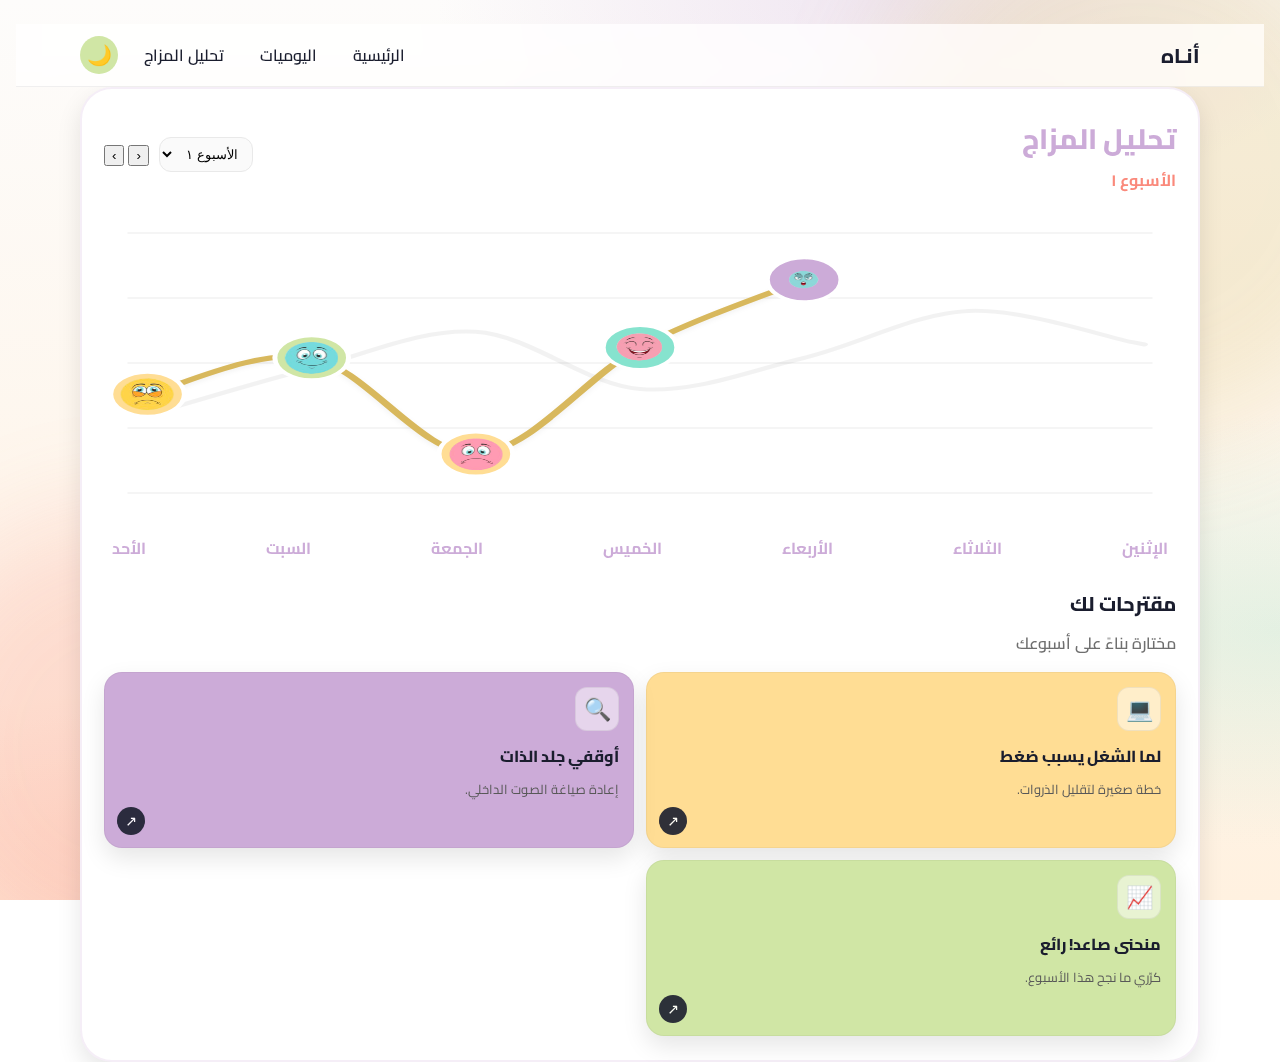
<file: analyze.html>
<!DOCTYPE html>
<html lang="ar" dir="rtl">
<head>
  <meta charset="UTF-8" />
  <meta name="viewport" content="width=device-width, initial-scale=1" />
  <title>تحليل المزاج — أناه</title>
  <link rel="stylesheet" href="styles.css" />
  <link href="https://fonts.googleapis.com/css2?family=Cairo:wght@400;600;800&display=swap" rel="stylesheet" />
</head>
<body class="analyze">

  <!-- التنقل-->
    
<!-- GLOBAL HEADER (one copy for every page) -->
<header class="site-header">
  <nav class="nav container">
    <a class="brand" href="wlecomePage.html">أنـاه</a>

    <ul class="nav-links">
      <!-- main app pages -->
      <li><a href="home.html"     class="">الرئيسية</a></li>
      <li><a href="journal.html"  class="">اليوميات</a></li>
      <li><a href="analyze.html"  class="">تحليل المزاج</a></li>
      <li>
        <button class="theme-toggle" aria-label="تبديل السمة" onclick="toggleTheme()">🌙</button>
      </li>
    </ul>
  </nav>
</header>
  <!-- باقي صفحة تحليل المزاج -->





  <section class="card" id="card" aria-label="تحليل المزاج">
    <div class="header">
      <div class="title">
        <h1>تحليل المزاج</h1>
        <div class="subtitle" id="sub">هذا الأسبوع</div>
      </div>

      <div class="controls">
        <label class="sr-only" for="weekSelect">اختيار الأسبوع</label>
        <select id="weekSelect" title="اختيار الأسبوع"></select>
        <div class="week-nav" aria-hidden="true">
          <button id="prev" title="الأسبوع السابق" aria-label="الأسبوع السابق">‹</button>
          <button id="next" title="الأسبوع التالي" aria-label="الأسبوع التالي">›</button>
        </div>
      </div>
    </div>

    <div class="plot">
      <div id="tooltip" class="tooltip"></div>
      <svg id="chart" viewBox="0 0 640 320" preserveAspectRatio="none"
           role="img" aria-label="منحنى المزاج الأسبوعي مع مؤشرات الوجوه">
        <g class="grid" id="grid"></g>
        <path class="ghost" id="ghost-path" d=""></path>
        <path class="line" id="main-path" d=""></path>
        <g id="points"></g>
      </svg>
    </div>

    <div class="label-row" id="days"></div>

    <!-- التوصيات -->
    <section class="reco-wrap" aria-labelledby="recoTitle">
      <div class="reco-header">
        <h2 id="recoTitle">مقترحات لك</h2>
        <p class="reco-sub">مختارة بناءً على أسبوعك</p>
      </div>
      <div id="recoGrid" class="reco-grid" role="list"></div>
    </section>
  </section>
<div class="bg-blobs" aria-hidden="true">
  <span class="blob mint"></span>
  <span class="blob peach"></span>
  <span class="blob purple"></span>
</div>
  <script src="analyze.js"></script>
</body>


</html>
</file>
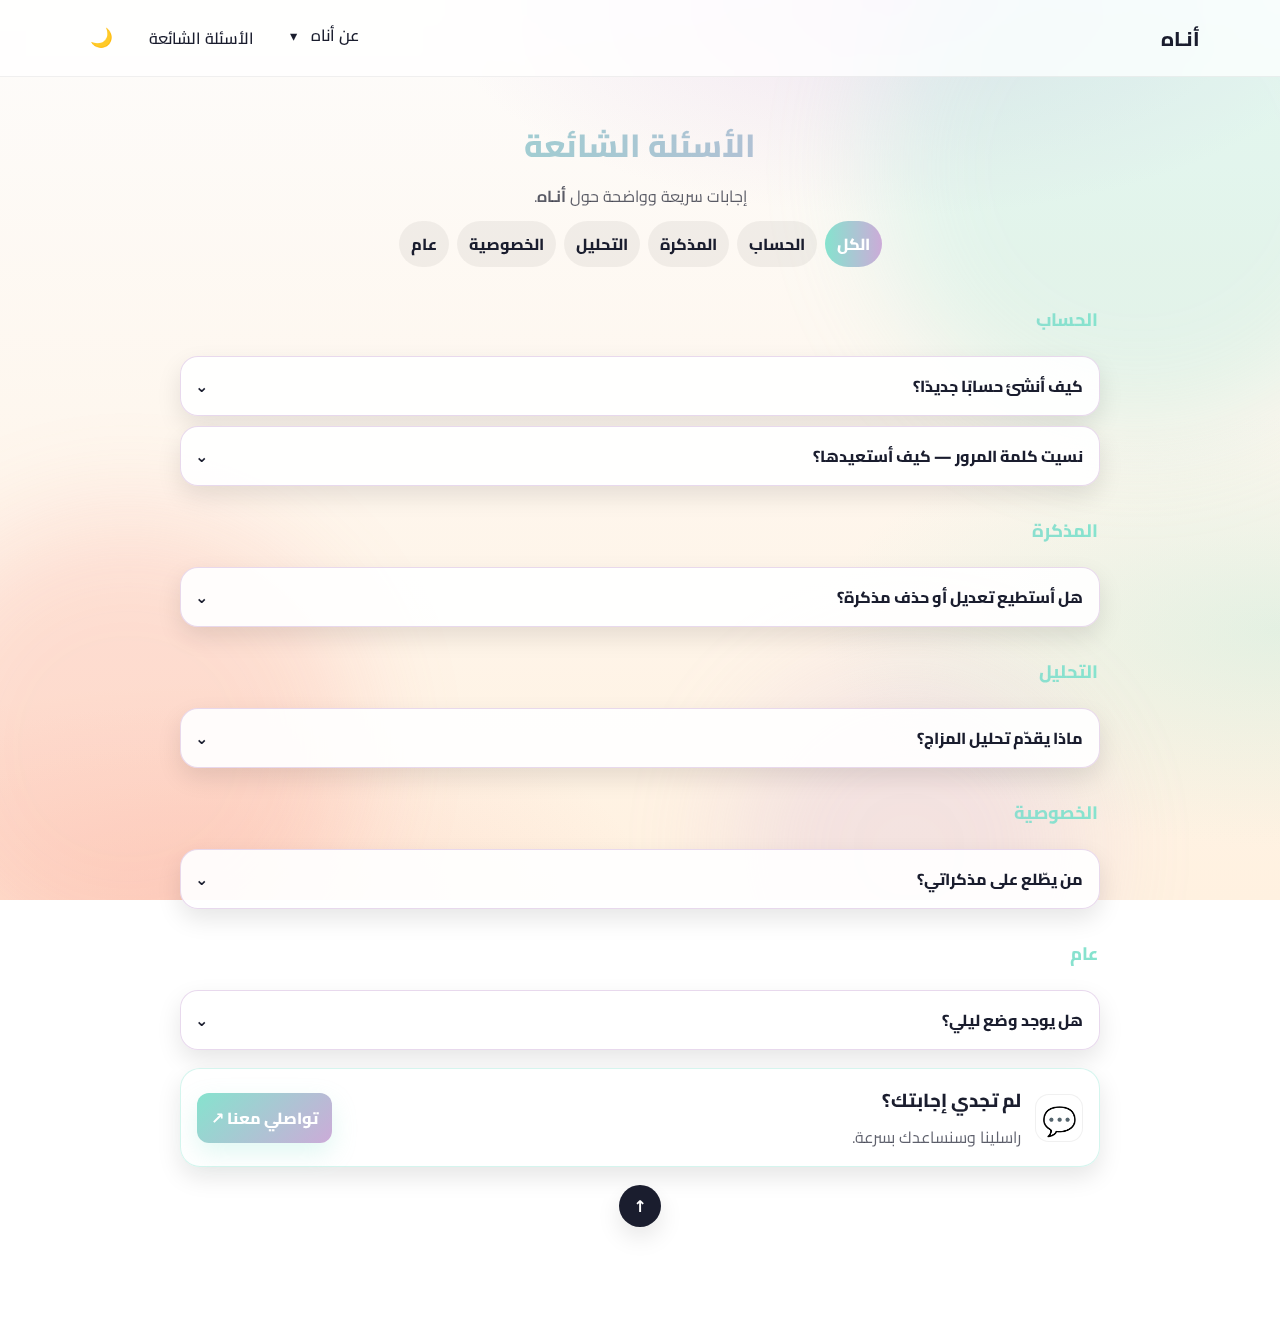
<file: faq.html>
<!doctype html>
<html lang="ar" dir="rtl">
  <head>
    <meta charset="utf-8" />
    <meta name="viewport" content="width=device-width, initial-scale=1" />
    <title>أنـاه | الأسئلة الشائعة</title>
    <link rel="stylesheet" href="styles.css" />
    <link href="https://fonts.googleapis.com/css2?family=Cairo:wght@400;600;800&display=swap" rel="stylesheet" />
  </head>

  <body class="page-faq">
    <!-- Header (simple) -->
    <header class="site-header">
      <nav class="nav container">
        <a class="brand" href="index.html">أنـاه</a>

        <ul class="nav-links">
          <li class="dropdown">
            <a href="#" aria-haspopup="true" aria-expanded="false">عن أناه </a>
            <ul class="dropdown-content">
              <li>
                <a href="mission.html">
                  مهمتنا
                  <img class="ico" src="images/target.png" alt="" />
                </a>
              </li>

              <li>
                <a href="team.html">
                  فريقنا
                  <img class="ico" src="images/team.png" alt="" />
                </a>
              </li>

              <li>
                <a href="story.html">
                  قصتنا
                  <img class="ico" src="images/story.png" alt="" />
                </a>
              </li>
            </ul>
          </li>
          <li><a href="faq.html">الأسئلة الشائعة</a></li>
          <li>
            <button
              class="theme-toggle"
              aria-label="تبديل السمة"
              onclick="toggleTheme()"
            >
              🌙
            </button>
          </li>
        </ul>
      </nav>
    </header>


    <main class="faq container" id="top">
      <!-- Hero -->
      <section class="faq-hero">
        <h1>الأسئلة الشائعة</h1>
        <p>إجابات سريعة وواضحة حول <strong>أنـاه</strong>.</p>

        <nav class="faq-chips" aria-label="فئات الأسئلة">
          <a class="chip active" href="#cat-all">الكل</a>
          <a class="chip" href="#cat-account">الحساب</a>
          <a class="chip" href="#cat-journal">المذكرة</a>
          <a class="chip" href="#cat-analyze">التحليل</a>
          <a class="chip" href="#cat-privacy">الخصوصية</a>
          <a class="chip" href="#cat-general">عام</a>
        </nav>
      </section>

      <!-- FAQ list -->
      <section id="cat-all" class="faq-list">
        <h2 class="visually-hidden">كل الأسئلة</h2>

        <h3 id="cat-account" class="faq-sec-title">الحساب</h3>
        <details class="faq-item">
          <summary class="faq-q">كيف أنشئ حسابًا جديدًا؟</summary>
          <div class="faq-a">من صفحة التسجيل املئي البيانات الأساسية ثم اضغطي “إنشاء الحساب”.</div>
        </details>
        <details class="faq-item">
          <summary class="faq-q">نسيت كلمة المرور — كيف أستعيدها؟</summary>
          <div class="faq-a">من شاشة الدخول اضغطي “نسيت كلمة المرور” وستصلك رسالة لإعادة التعيين.</div>
        </details>

        <h3 id="cat-journal" class="faq-sec-title">المذكرة</h3>
        <details class="faq-item">
          <summary class="faq-q">هل أستطيع تعديل أو حذف مذكرة؟</summary>
          <div class="faq-a">نعم، من “كل المذكرات” اختاري المذكرة ثم تعديل أو حذف.</div>
        </details>

        <h3 id="cat-analyze" class="faq-sec-title">التحليل</h3>
        <details class="faq-item">
          <summary class="faq-q">ماذا يقدّم تحليل المزاج؟</summary>
          <div class="faq-a">منحنى أسبوعي مع توصيات عملية مبنية على نمطك.</div>
        </details>

        <h3 id="cat-privacy" class="faq-sec-title">الخصوصية</h3>
        <details class="faq-item">
          <summary class="faq-q">من يطّلع على مذكراتي؟</summary>
          <div class="faq-a">لا أحد. تحفظ بشكل آمن، ويستخدم التحليل بشكل تجميعي مجهول.</div>
        </details>

        <h3 id="cat-general" class="faq-sec-title">عام</h3>
        <details class="faq-item">
          <summary class="faq-q">هل يوجد وضع ليلي؟</summary>
          <div class="faq-a">نعم، من زر القمر في الشريط العلوي.</div>
        </details>
      </section>

      <!-- Help card -->
      <section class="faq-help">
        <div class="help-card">
          <div class="help-icon">💬</div>
          <div class="help-text">
            <h3>لم تجدي إجابتك؟</h3>
            <p>راسلينا وسنساعدك بسرعة.</p>
          </div>
          <a class="help-btn" href="mailto:support@anah.app">تواصلي معنا ↗</a>
        </div>
      </section>

      <p class="to-top-wrap"><a class="to-top" href="#top" aria-label="العودة للأعلى">↑</a></p>
    </main>

    <!-- Blobs background -->
    <div class="bg-blobs" aria-hidden="true">
      <span class="blob mint"></span>
      <span class="blob peach"></span>
      <span class="blob purple"></span>
    </div>
  </body>
</html>
</file>
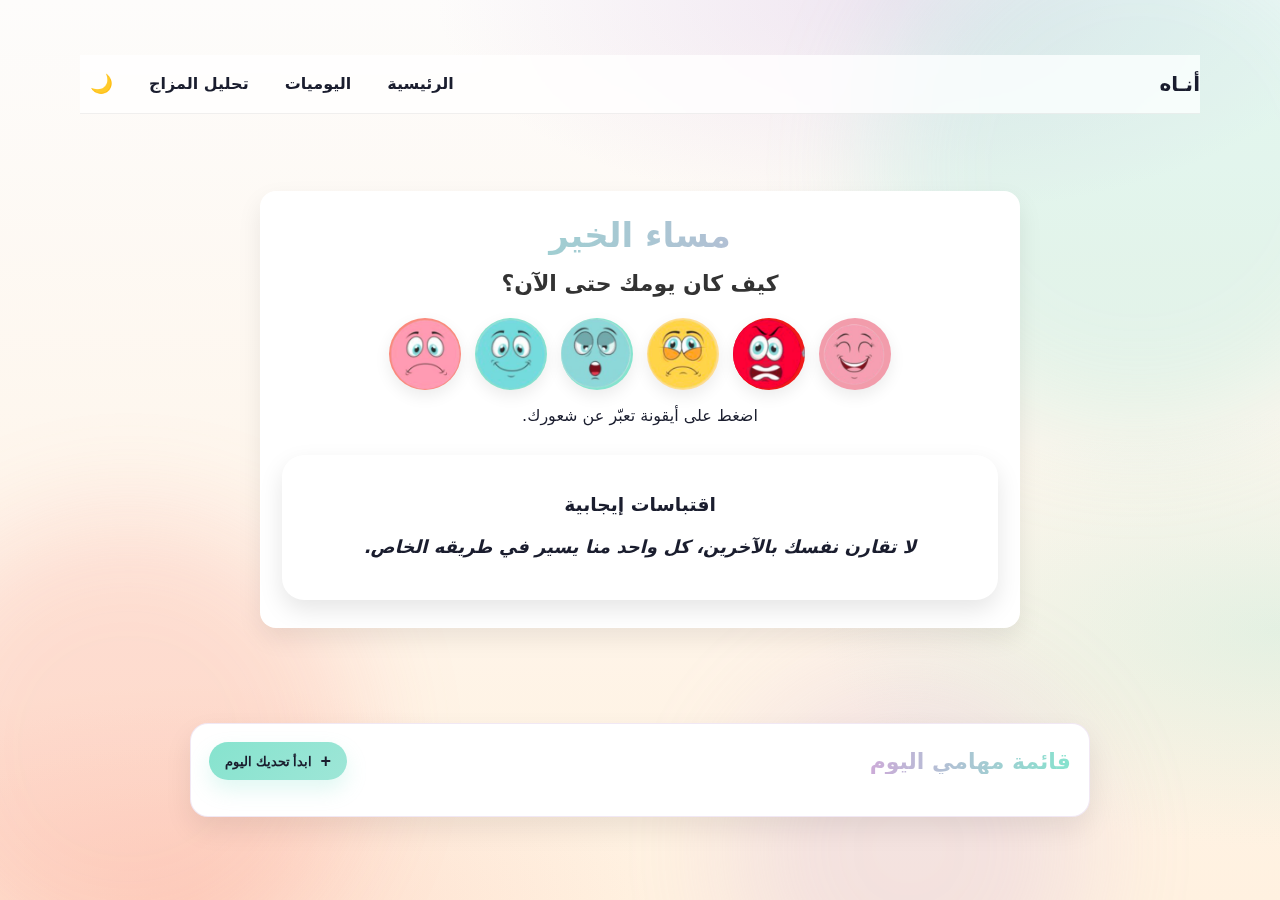
<file: home.html>
<!doctype html>
<html lang="ar" dir="rtl">
  <head>
    <meta charset="utf-8" />
    <meta name="viewport" content="width=device-width, initial-scale=1" />
    <title>أنـاه | الصفحة الرئيسية</title>
    <link rel="stylesheet" href="styles.css" />
    <!-- (اختياري) AOS إن كنتِ تستخدمينه في الصفحة -->
    <link href="https://cdn.jsdelivr.net/npm/aos@2.3.4/dist/aos.css" rel="stylesheet">


  </head>

  <body class="page-home">

    <!-- التنقل-->
    <!-- شريط التابات العام -->
<!-- GLOBAL HEADER (one copy for every page) -->
<header class="site-header">
  <nav class="nav container">
    <a class="brand" href="wlecomePage.html">أنـاه</a>

    <ul class="nav-links">
      <!-- main app pages -->
      <li><a href="home.html"     class="">الرئيسية</a></li>
      <li><a href="journal.html"  class="">اليوميات</a></li>
      <li><a href="analyze.html"  class="">تحليل المزاج</a></li>

      <!-- about dropdown -->

        <button class="theme-toggle" aria-label="تبديل السمة" onclick="toggleTheme()">🌙</button>
      </li>
    </ul>
  </nav>
</header>
  <!-- باقي محتوى صفحة الجورنال -->





    <div class="home-container">
      <header>
        <h1 id="greeting">صباح الخير</h1>
      </header>

      <main>
        <h2>كيف كان يومك حتى الآن؟</h2>

        <div class="mood-buttons" aria-label="اختر حالتك المزاجية">
          <button class="mood veryhappy"><img src="/images/veryHabby.png" alt="سعيد"></button>
          <button class="mood angry"><img src="/images/Angry.png" alt="غاضب"></button>
          <button class="mood worried"><img src="/images/worried.png" alt="قلق"></button>
          <button class="mood tired"><img src="/images/Tired.png" alt="متعب"></button>
          <button class="mood ok"><img src="/images/Ok.png" alt="لا بأس"></button>
          <button class="mood sad"><img src="/images/Sad.png" alt="حزين"></button>
        </div>

        <p class="hint">اضغط على أيقونة تعبّر عن شعورك.</p>
      </main>
         <!-- إضافة قسم الاقتباسات الإيجابية هنا -->
      <section id="quotes-section" class="quotes-section">
        <h3>اقتباسات إيجابية</h3>
        <p id="quote-display" class="quote-text">...Loading quote</p>
      </section>

    </div>

    <!-- ✅ Daily Checklist (same page) -->
    <section class="tasks-card" aria-labelledby="tasksTitle">
      <div class="tasks-head">
        <h2 id="tasksTitle">قائمة مهامي اليوم</h2>
        <button id="startChallengeBtn" class="creative-button">
          <span class="plus-icon">+</span> ابدأ تحديك اليوم
        </button>
      </div>

      <!-- New task form (hidden by default) -->
      <div id="newTaskContainer" class="task-form" style="display:none;">
        <div class="form-row">
          <label for="taskTime" class="sr-only">الوقت</label>
          <input type="time" id="taskTime" />
          <label for="taskDescription" class="sr-only">وصف المهمة</label>
          <input type="text" id="taskDescription" placeholder="أدخل وصف المهمة" />
        </div>

        <div id="emojiSelector" class="emoji-grid" aria-label="اختر أيقونة">
          <button type="button" class="emoji">☀️</button>
          <button type="button" class="emoji">💧</button>
          <button type="button" class="emoji">🧴</button>
          <button type="button" class="emoji">🕌</button>
          <button type="button" class="emoji">👗</button>
          <button type="button" class="emoji">🎒</button>
          <button type="button" class="emoji">🚌</button>
          <button type="button" class="emoji">📚</button>
          <button type="button" class="emoji">🍎</button>
          <button type="button" class="emoji">⚽️</button>
          <button type="button" class="emoji">💤</button>
          <button type="button" class="emoji">📝</button>
        </div>

        <div class="form-actions">
          <button id="saveTaskBtn" class="save-btn">حفظ المهمة</button>
        </div>
      </div>

      <!-- Tasks list -->
      <div id="taskList" class="task-list" role="list"></div>
    </section>

    <!-- Background blobs -->
    <div class="bg-blobs" aria-hidden="true">
      <span class="blob mint"></span>
      <span class="blob peach"></span>
      <span class="blob purple"></span>
    </div>

    <!-- Scripts -->
    <script src="home.js"></script>
    <script src="chicklist.js"></script>
    <script src="https://cdn.jsdelivr.net/npm/aos@2.3.4/dist/aos.js"></script>
    <script>if (window.AOS) AOS.init();</script>
  </body>
</html>
</file>
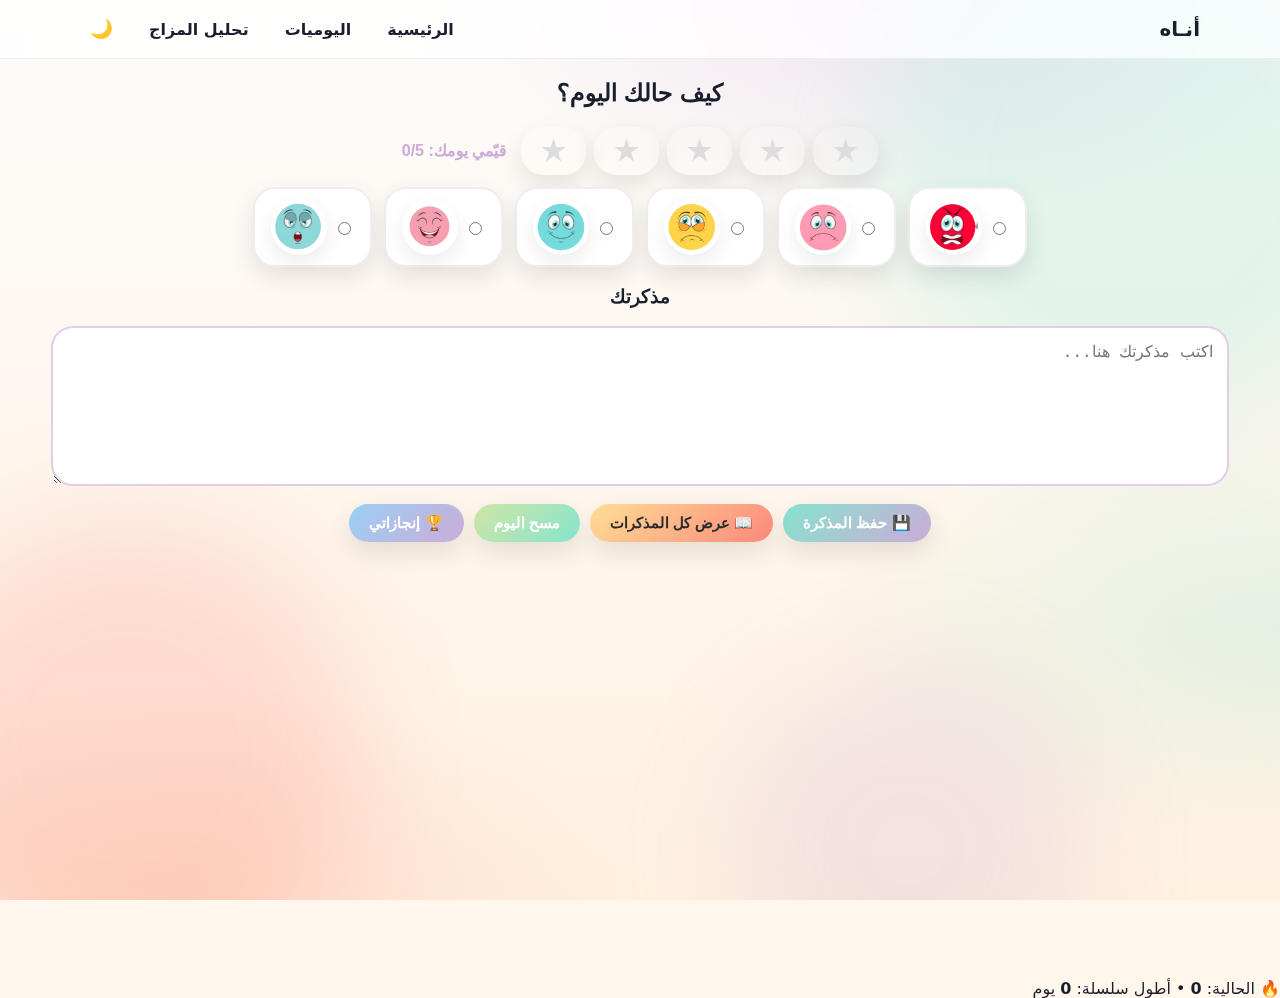
<file: journal.html>
<!DOCTYPE html>
<html lang="ar" dir="rtl">
<head>
  <meta charset="UTF-8" />
  <meta name="viewport" content="width=device-width, initial-scale=1.0"/>
  <title>المذكرة اليومية</title>
  <link rel="stylesheet" href="styles.css" />
</head>
<body>

  <!-- التنقل-->
  
<!-- GLOBAL HEADER (one copy for every page) -->
<header class="site-header">
  <nav class="nav container">
    <a class="brand" href="wlecomePage.html">أنـاه</a>

    <ul class="nav-links">
      <!-- main app pages -->
      <li><a href="home.html"     class="">الرئيسية</a></li>
      <li><a href="journal.html"  class="">اليوميات</a></li>
      <li><a href="analyze.html"  class="">تحليل المزاج</a></li>
      <li>
        <button class="theme-toggle" aria-label="تبديل السمة" onclick="toggleTheme()">🌙</button>
      </li>
    </ul>
  </nav>
</header>
  <!-- Mood + Journal -->
  <main class="page-journal">
    <h2>كيف حالك اليوم؟</h2>
<div class="bg-blobs" aria-hidden="true">
  <span class="blob mint"></span>
  <span class="blob peach"></span>
  <span class="blob purple"></span>
</div>
    <!-- ⭐⭐⭐⭐⭐ تقييم اليوم -->
    <div class="rating" id="rating" aria-label="قيّم يومك من 1 إلى 5">
      <button type="button" data-v="5" aria-label="5 نجوم">★</button>
      <button type="button" data-v="4" aria-label="4 نجوم">★</button>
      <button type="button" data-v="3" aria-label="3 نجوم">★</button>
      <button type="button" data-v="2" aria-label="2 نجمتان">★</button>
      <button type="button" data-v="1" aria-label="نجمة واحدة">★</button>
      <span class="rating-text" id="ratingText">قيّمي يومك: 0/5</span>
    </div>

    <div class="moods" id="moods">
  <label class="m bad">
    <input type="radio" name="mood" value="غاضب">
    <img src="images/Angry.png" alt="غاضب" class="emoji"> 
  </label>

  <label class="m sad">
    <input type="radio" name="mood" value="حزين">
    <img src="images/Sad.png" alt="حزين" class="emoji"> 
  </label>

  <label class="m meh">
    <input type="radio" name="mood" value="قلق">
    <img src="images/worried.png" alt="قلق" class="emoji"> 
  </label>

  <label class="m ok">
    <input type="radio" name="mood" value="لا بأس">
    <img src="images/Ok.png" alt="لا بأس" class="emoji"> 
  </label>

  <label class="m good">
    <input type="radio" name="mood" value="سعيد">
    <img src="images/veryHabby.png" alt="سعيد" class="emoji"> 
  </label>

  <label class="m great">
    <input type="radio" name="mood" value="تعبان">
    <img src="images/Tired.png" alt="تعبان" class="emoji"> 
  </label>
</div>


    <h3>مذكرتك</h3>
    <textarea id="note" placeholder="اكتب مذكرتك هنا..."></textarea>

    <div class="actions">
      <button id="save">💾 حفظ المذكرة</button>
      <button id="showAll">📖 عرض كل المذكرات</button>
      <button type="reset" id="clearToday">مسح اليوم</button>
      <button id="showAchv">🏆 إنجازاتي</button>
    </div>
  </main>

  <!-- All journals list -->
  <section class="card" id="allEntries" hidden>
    <h2>كل المذكرات</h2>
    <div id="entries"></div>
  </section>

  <!-- 🏆 Achievements -->
  <section class="card" id="achievements" hidden>
    <h2>الإنجازات</h2>
    <div id="achvList" class="achv-list"></div>
  </section>

  <!-- Streak -->
  <section class="streak card">
    <div>🔥 الحالية: <b id="curStreak">0</b> • أطول سلسلة: <b id="bestStreak">0</b> يوم</div>
  </section>
<div class="bg-blobs" aria-hidden="true">
  <span class="blob mint"></span>
  <span class="blob peach"></span>
  <span class="blob purple"></span>
</div>

  <script src="journal.js"></script>
</body>


</html>
</file>
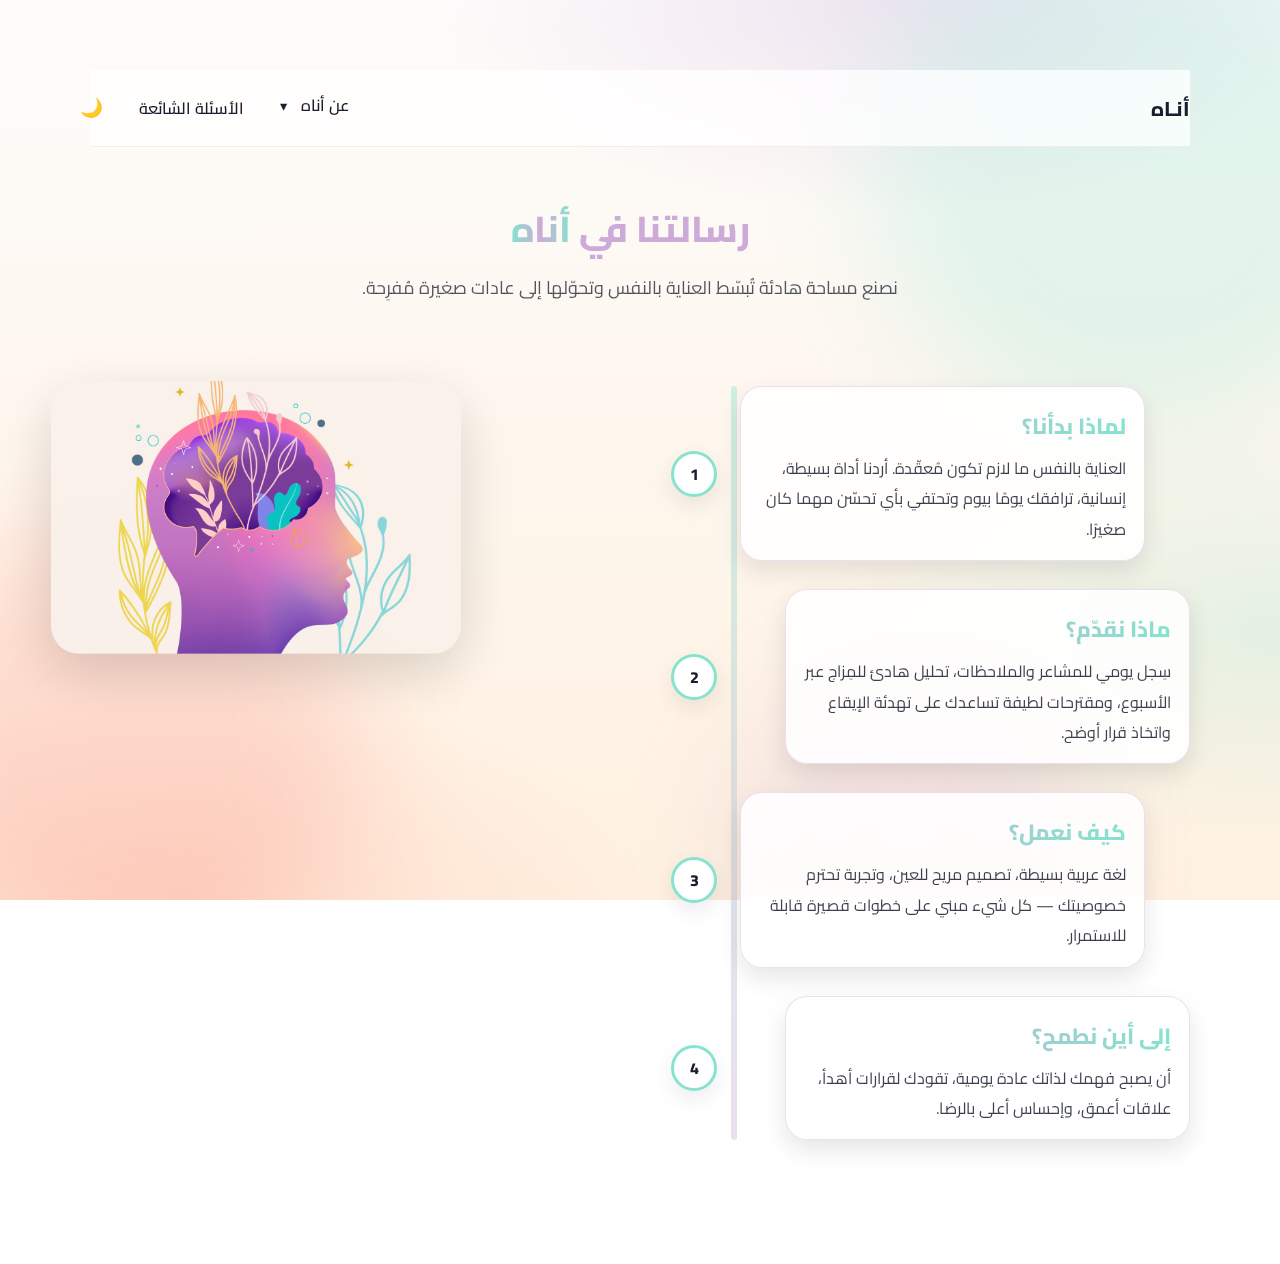
<file: mission.html>
<!doctype html>
<html lang="ar" dir="rtl">
  <head>
    <meta charset="utf-8" />
    <meta name="viewport" content="width=device-width, initial-scale=1" />
    <title>رسالتنا — أناه</title>
    <link rel="stylesheet" href="styles.css" />
    <link href="https://fonts.googleapis.com/css2?family=Cairo:wght@400;600;800&display=swap" rel="stylesheet" />
  </head>

 
  <body class="page-mission timeline-pro">
  
 <!-- GLOBAL HEADER (one copy for every page) -->
<header class="site-header">
  <nav class="nav container">
    <a class="brand" href="wlecomePage.html">أنـاه</a>

    <ul class="nav-links">

      <!-- about dropdown -->
      <li class="dropdown">
        <a href="#" aria-haspopup="true" aria-expanded="false">عن أناه</a>
        <ul class="dropdown-content">
          <li><a href="mission.html">مهمتنا <img class="ico" src="images/target.png" alt=""></a></li>
          <li><a href="team.html">فريقنا <img class="ico" src="images/team.png" alt=""></a></li>
          <li><a href="story.html">قصتنا <img class="ico" src="images/story.png" alt=""></a></li>
        </ul>
      </li>

      <!-- faq + theme -->
      <li><a href="faq.html">الأسئلة الشائعة</a></li>
      <li>
        <button class="theme-toggle" aria-label="تبديل السمة" onclick="toggleTheme()">🌙</button>
      </li>
    </ul>
  </nav>
</header>

    <main class="mission-hero container">
      <h1 class="mission-title">رسالتنا في <span>أناه</span></h1>
      <p class="mission-lead">
        نصنع مساحة هادئة تُبسّط العناية بالنفس وتحوّلها إلى عادات صغيرة مُفرِحة.
      </p>
    </main>

    <!-- Timeline -->
    <section class="timeline-wrap container" aria-label="خطنا ورسالتنا">
      <ol class="timeline">
        <li class="tl-item">
          <article class="tl-card">
            <h3>لماذا بدأنا؟</h3>
            <p>العناية بالنفس ما لازم تكون مُعقّدة. أردنا أداة بسيطة، إنسانية، ترافقك يومًا بيوم وتحتفي بأي تحسّن مهما كان صغيرًا.</p>
          </article>
        </li>

        <li class="tl-item">
          <article class="tl-card">
            <h3>ماذا نقدّم؟</h3>
            <p>سِجل يومي للمشاعر والملاحظات، تحليل هادئ للمِزاج عبر الأسبوع، ومقترحات لطيفة تساعدك على تهدئة الإيقاع واتخاذ قرار أوضح.</p>
          </article>
        </li>

        <li class="tl-item">
          <article class="tl-card">
            <h3>كيف نعمل؟</h3>
            <p>لغة عربية بسيطة، تصميم مريح للعين، وتجربة تحترم خصوصيتك — كل شيء مبني على خطوات قصيرة قابلة للاستمرار.</p>
          </article>
        </li>

        <li class="tl-item">
          <article class="tl-card">
            <h3>إلى أين نطمح؟</h3>
            <p>أن يصبح فهمك لذاتك عادة يومية، تقودك لقرارات أهدأ، علاقات أعمق، وإحساس أعلى بالرضا.</p>
          </article>
        </li>
      </ol>
    </section>

    <!-- نفس خلفية البلوبز الموحدة -->
    <div class="bg-blobs" aria-hidden="true">
      <span class="blob mint"></span>
      <span class="blob peach"></span>
      <span class="blob purple"></span>
    </div>
<!-- Decorative 3D element -->
<!-- 3D cube on the left -->
<div class="mission-3d" aria-hidden="true">
 
  <img src="images/illustration-of-person-with-harmonious-mental-health-1200x800-1.jpg" alt="">
</div>
    
  </body>
</html>
</file>
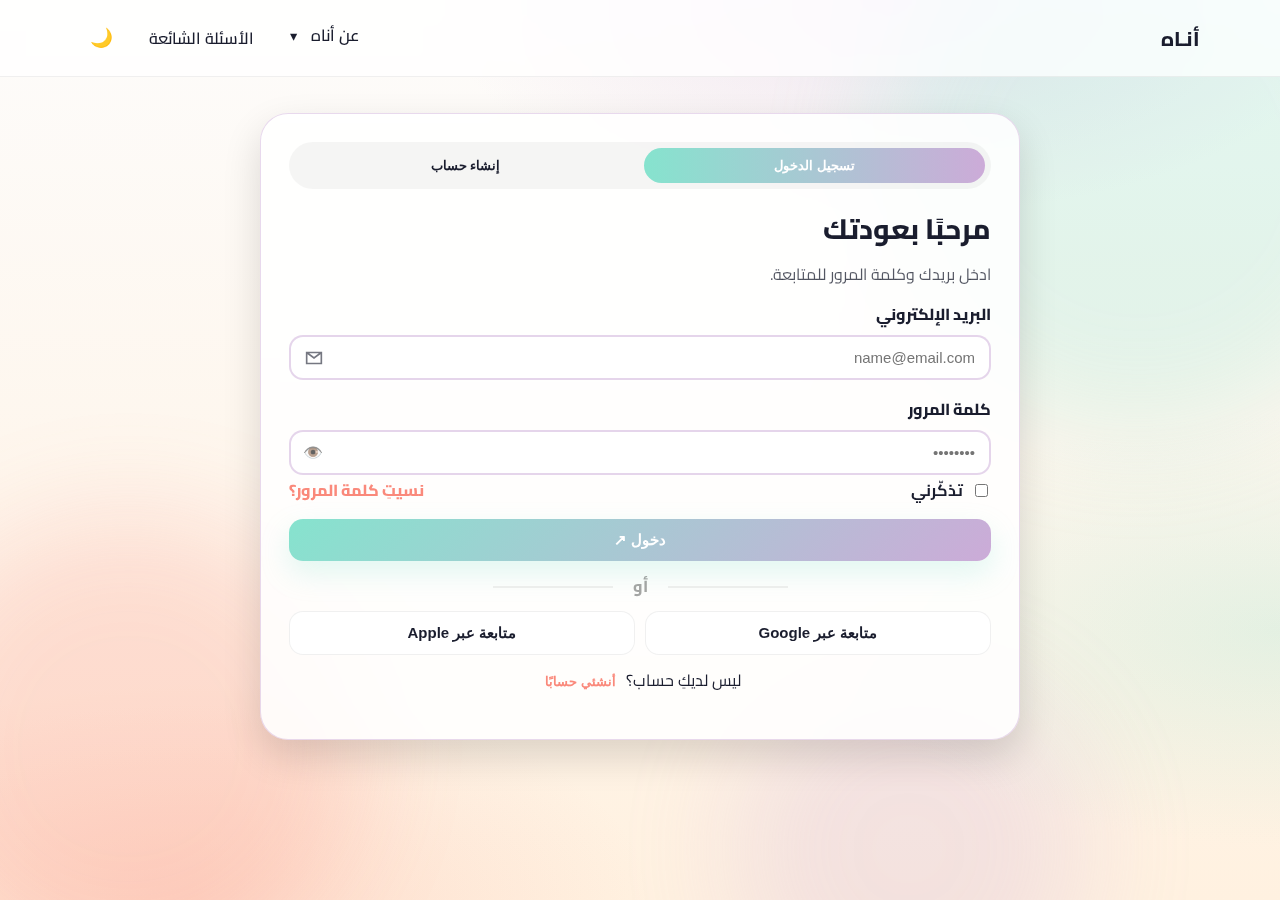
<file: SignOrLogin.html>
<!DOCTYPE html>
<html lang="ar" dir="rtl">
  <head>
    <meta charset="utf-8" />
    <meta name="viewport" content="width=device-width, initial-scale=1" />
    <title>أنـاه | الدخول أو التسجيل</title>
    <link rel="stylesheet" href="styles.css" />
    <link
      href="https://fonts.googleapis.com/css2?family=Cairo:wght@400;600;800&display=swap"
      rel="stylesheet"
    />
  </head>

  <body class="page-auth">
<!-- GLOBAL HEADER (one copy for every page) -->
<header class="site-header">
  <nav class="nav container">
    <a class="brand" href="wlecomePage.html">أنـاه</a>

    <ul class="nav-links">
 

      <!-- about dropdown -->
      <li class="dropdown">
        <a href="#" aria-haspopup="true" aria-expanded="false">عن أناه</a>
        <ul class="dropdown-content">
          <li><a href="mission.html">مهمتنا <img class="ico" src="images/target.png" alt=""></a></li>
          <li><a href="team.html">فريقنا <img class="ico" src="images/team.png" alt=""></a></li>
          <li><a href="story.html">قصتنا <img class="ico" src="images/story.png" alt=""></a></li>
        </ul>
      </li>

      <!-- faq + theme -->
      <li><a href="faq.html">الأسئلة الشائعة</a></li>
      <li>
        <button class="theme-toggle" aria-label="تبديل السمة" onclick="toggleTheme()">🌙</button>
      </li>
    </ul>
  </nav>
</header>

    <!-- Auth Wrapper -->
    <main class="auth">
      <section class="auth-card" aria-label="تسجيل الدخول أو إنشاء حساب">
        <!-- Tabs -->
        <div class="auth-tabs" role="tablist">
          <button
            class="auth-tab active"
            id="tab-login"
            data-target="panel-login"
            role="tab"
            aria-selected="true"
            aria-controls="panel-login"
          >
            تسجيل الدخول
          </button>
          <button
            class="auth-tab"
            id="tab-signup"
            data-target="panel-signup"
            role="tab"
            aria-selected="false"
            aria-controls="panel-signup"
          >
            إنشاء حساب
          </button>
        </div>

        <!-- Panel: Login -->
        <form
          id="panel-login"
          class="auth-panel active"
          role="tabpanel"
          aria-labelledby="tab-login"
          novalidate
        >
          <h1 class="auth-title">مرحبًا بعودتك</h1>
          <p class="auth-sub">ادخل بريدك وكلمة المرور للمتابعة.</p>

          <label class="field">
            <span class="field-label">البريد الإلكتروني</span>
            <span class="input">
              <input
                type="email"
                inputmode="email"
                autocomplete="email"
                placeholder="name@email.com"
                required
              />
              <svg class="ico" viewBox="0 0 24 24" aria-hidden="true">
                <path
                  d="M4 6h16v12H4zM4 6l8 6 8-6"
                  fill="none"
                  stroke="currentColor"
                  stroke-width="1.8"
                />
              </svg>
            </span>
            <span class="msg" data-role="email-msg"></span>
          </label>

          <label class="field">
            <span class="field-label">كلمة المرور</span>
            <span class="input">
              <input
                type="password"
                autocomplete="current-password"
                placeholder="••••••••"
                required
              />
              <button
                class="peek"
                type="button"
                aria-label="إظهار/إخفاء كلمة المرور"
              >
                👁️
              </button>
            </span>
            <div class="row between">
              <label class="tick"><input type="checkbox" /> تذكّرني</label>
              <a class="link" href="#">نسيتِ كلمة المرور؟</a>
            </div>
            <span class="msg" data-role="pass-msg"></span>
          </label>

          <button class="btn-auth primary" type="submit">دخول ↗</button>

          <div class="or"><span>أو</span></div>

          <div class="sso">
            <button type="button" class="btn-auth ghost">
              متابعة عبر Google
            </button>
            <button type="button" class="btn-auth ghost">
              متابعة عبر Apple
            </button>
          </div>

          <p class="swap">
            ليس لديكِ حساب؟
            <button class="swap-btn" type="button" data-swap="signup">
              أنشئي حسابًا
            </button>
          </p>
        </form>

        <!-- Panel: Sign up -->
        <form
          id="panel-signup"
          class="auth-panel"
          role="tabpanel"
          aria-labelledby="tab-signup"
          novalidate
        >
          <h1 class="auth-title">حساب جديد</h1>
          <p class="auth-sub">ابدئي رحلتك مع أناه خلال ثوانٍ.</p>

          <label class="field">
            <span class="field-label">الاسم الكامل</span>
            <span class="input">
              <input
                type="text"
                autocomplete="name"
                placeholder="الاسم كما تحبين ظهوره"
                required
              />
              <svg class="ico" viewBox="0 0 24 24" aria-hidden="true">
                <circle
                  cx="12"
                  cy="8"
                  r="4"
                  fill="none"
                  stroke="currentColor"
                  stroke-width="1.6"
                />
                <path
                  d="M4 20c2.2-3.5 13.8-3.5 16 0"
                  fill="none"
                  stroke="currentColor"
                  stroke-width="1.6"
                />
              </svg>
            </span>
          </label>

          <label class="field">
            <span class="field-label">البريد الإلكتروني</span>
            <span class="input">
              <input
                type="email"
                inputmode="email"
                autocomplete="email"
                placeholder="name@email.com"
                required
              />
              <svg class="ico" viewBox="0 0 24 24" aria-hidden="true">
                <path
                  d="M4 6h16v12H4zM4 6l8 6 8-6"
                  fill="none"
                  stroke="currentColor"
                  stroke-width="1.8"
                />
              </svg>
            </span>
            <span class="msg" data-role="email2-msg"></span>
          </label>

          <label class="field">
            <span class="field-label">كلمة المرور</span>
            <span class="input">
              <input
                id="signup-pass"
                type="password"
                autocomplete="new-password"
                placeholder="••••••••"
                required
              />
              <button
                class="peek"
                type="button"
                aria-label="إظهار/إخفاء كلمة المرور"
              >
                👁️
              </button>
            </span>

            <!-- strength -->
            <div class="strength" aria-hidden="true">
              <span class="bar"></span><span class="bar"></span
              ><span class="bar"></span><span class="bar"></span>
            </div>
            <span class="hint">٨ أحرف على الأقل مع رقم وحرف كبير.</span>
          </label>

          <label class="tick"
            ><input type="checkbox" required /> أوافق على
            <a class="link" href="#">الشروط</a> و<a class="link" href="#"
              >الخصوصية</a
            >.</label
          >

          <button class="btn-auth primary" type="submit">إنشاء الحساب ↗</button>

          <div class="or"><span>أو</span></div>

          <div class="sso">
            <button type="button" class="btn-auth ghost">
              التسجيل عبر Google
            </button>
            <button type="button" class="btn-auth ghost">
              التسجيل عبر Apple
            </button>
          </div>

          <p class="swap">
            لديك حساب؟
            <button class="swap-btn" type="button" data-swap="login">
              سجّلي دخولًا
            </button>
          </p>
        </form>
      </section>
    </main>

    <!-- Shared blobs background -->
    <div class="bg-blobs" aria-hidden="true">
      <span class="blob mint"></span>
      <span class="blob peach"></span>
      <span class="blob purple"></span>
    </div>

    <script>
      // Simple tabs
      const tabs = document.querySelectorAll(".auth-tab");
      const panels = document.querySelectorAll(".auth-panel");
      tabs.forEach((t) => {
        t.addEventListener("click", () => {
          tabs.forEach((b) => {
            b.classList.remove("active");
            b.setAttribute("aria-selected", "false");
          });
          panels.forEach((p) => p.classList.remove("active"));
          t.classList.add("active");
          t.setAttribute("aria-selected", "true");
          document.getElementById(t.dataset.target).classList.add("active");
        });
      });

      // swap links
      document.querySelectorAll(".swap-btn").forEach((btn) => {
        btn.addEventListener("click", () => {
          const target =
            btn.dataset.swap === "signup" ? "tab-signup" : "tab-login";
          document.getElementById(target).click();
          window.scrollTo({ top: 0, behavior: "smooth" });
        });
      });

      // peek password
      document.querySelectorAll(".peek").forEach((btn) => {
        btn.addEventListener("click", () => {
          const input = btn.previousElementSibling;
          input.type = input.type === "password" ? "text" : "password";
        });
      });

      // strength meter
      const pass = document.getElementById("signup-pass");
      if (pass) {
        const bars = document.querySelectorAll(".strength .bar");
        pass.addEventListener("input", () => {
          const v = pass.value.trim();
          let score = 0;
          if (v.length >= 8) score++;
          if (/[A-Zأ-ي]/.test(v)) score++;
          if (/[0-9]/.test(v)) score++;
          if (/[^A-Za-z0-9]/.test(v)) score++;
          bars.forEach((b, i) => b.classList.toggle("on", i < score));
        });
      }

      // very light client validation
      document.querySelectorAll(".auth-panel").forEach((form) => {
        form.addEventListener("submit", (e) => {
          if (!form.checkValidity()) {
            e.preventDefault();
            form.querySelectorAll("input[required]").forEach((inp) => {
              if (!inp.validity.valid) {
                inp
                  .closest(".field")
                  .querySelector(".msg")
                  ?.classList.add("show");
              }
            });
          }
        });
        form.querySelectorAll("input").forEach((inp) => {
          inp.addEventListener("input", () => {
            inp
              .closest(".field")
              .querySelector(".msg")
              ?.classList.remove("show");
          });
        });
      });
    </script>
  </body>
</html>
</file>
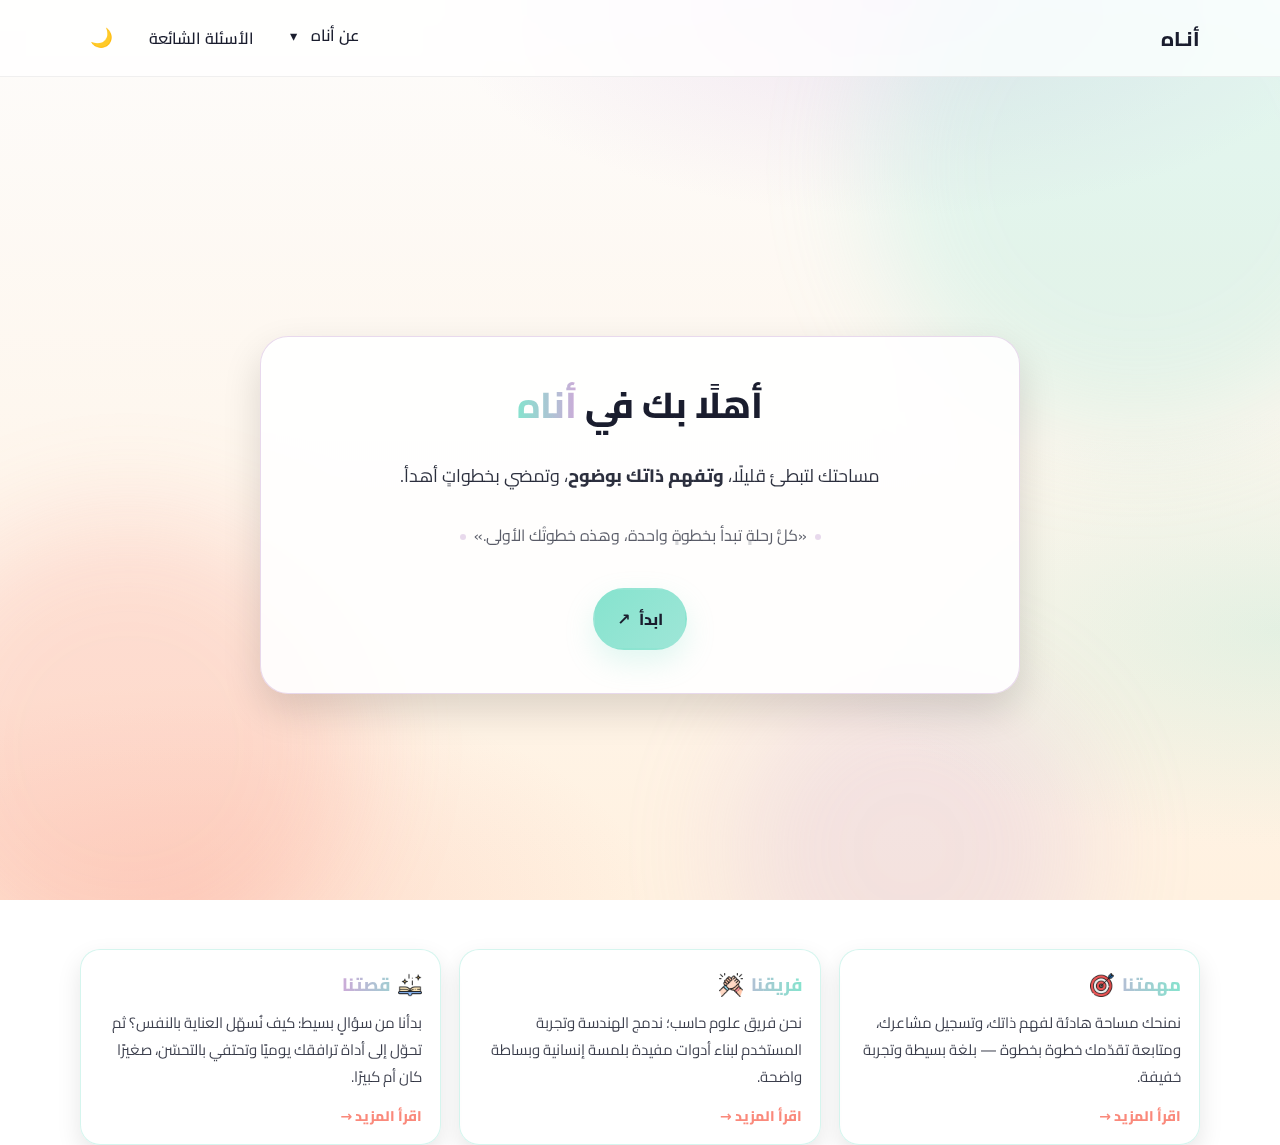
<file: wlecomePage.html>
<!DOCTYPE html>
<html lang="ar" dir="rtl">
  <head>
    <meta charset="utf-8" />
    <meta name="viewport" content="width=device-width, initial-scale=1" />
    <title>أنـاه | مرحبًا</title>

    <link rel="stylesheet" href="styles.css" />
    <link
      href="https://fonts.googleapis.com/css2?family=Cairo:wght@400;600;800&display=swap"
      rel="stylesheet"
    />
  </head>

  <body class="page-welcome">
    <!-- Header -->
   <!-- GLOBAL HEADER (one copy for every page) -->
<header class="site-header">
  <nav class="nav container">
    <a class="brand" href="wlecomePage.html">أنـاه</a>

    <ul class="nav-links">
      <!-- about dropdown -->
      <li class="dropdown">
        <a href="#" aria-haspopup="true" aria-expanded="false">عن أناه</a>
        <ul class="dropdown-content">
          <li><a href="mission.html">مهمتنا <img class="ico" src="images/target.png" alt=""></a></li>
          <li><a href="team.html">فريقنا <img class="ico" src="images/team.png" alt=""></a></li>
          <li><a href="story.html">قصتنا <img class="ico" src="images/story.png" alt=""></a></li>
        </ul>
      </li>

      <!-- faq + theme -->
      <li><a href="faq.html">الأسئلة الشائعة</a></li>
      <li>
        <button class="theme-toggle" aria-label="تبديل السمة" onclick="toggleTheme()">🌙</button>
      </li>
    </ul>
  </nav>
</header>

    <!-- Hero -->
    <main class="hero" id="top">
      <!-- Soft animated blobs -->
      <div class="bg-blobs" aria-hidden="true">
        <span class="blob mint"></span>
        <span class="blob peach"></span>
        <span class="blob purple"></span>
      </div>

      <!-- Glass card -->
      <section class="card container">
        <h1 class="title">أهلًا بك في <span class="brand-mark">أناه</span></h1>

        <p class="tagline">
          مساحتك لتبطئ قليلًا، <strong>وتفهم ذاتك بوضوح</strong>، وتمضي بخطواتٍ
          أهدأ.
        </p>

        <p class="quote">«كلُّ رحلةٍ تبدأ بخطوةٍ واحدة، وهذه خطوتُك الأولى.»</p>

        <div class="actions">
          <a class="btn btn-primary" href="SignOrLogin.html">ابدأ</a>
        </div>
      </section>
    </main>

    <!-- About (teasers with read-more) -->
    <section class="about-teasers container" id="about-teasers">
      <article class="teaser">
        <h3>مهمتنا<img src="images/target.png" alt="" srcset="" /></h3>
        <p>
          نمنحك مساحة هادئة لفهم ذاتك، وتسجيل مشاعرك، ومتابعة تقدّمك خطوة بخطوة
          — بلغة بسيطة وتجربة خفيفة.
        </p>
        <a class="link-more" href="mission.html">اقرأ المزيد →</a>
      </article>

      <article class="teaser">
        <h3>فريقنا<img src="images/team.png" alt="" srcset="" /></h3>
        <p>
          نحن فريق علوم حاسب؛ ندمج الهندسة وتجربة المستخدم لبناء أدوات مفيدة
          بلمسة إنسانية وبساطة واضحة.
        </p>
        <a class="link-more" href="team.html">اقرأ المزيد →</a>
      </article>

      <article class="teaser">
        <h3><img src="images/story.png" alt="" srcset="" />قصتنا</h3>
        <p>
          بدأنا من سؤالٍ بسيط: كيف نُسهّل العناية بالنفس؟ ثم تحوّل إلى أداة
          ترافقك يوميًا وتحتفي بالتحسّن، صغيرًا كان أم كبيرًا.
        </p>
        <a class="link-more" href="story.html">اقرأ المزيد →</a>
      </article>
    </section>

    <script src="welcome.js"></script>
  </body>
</html>
</file>
<file: styles.css>
/* ---------- Shared colors palettes ---------- */
:root {
  --mint: #86e3ce;
  --green: #d0e6a5;
  --yellow: #ffdd94;
  --peach: #fa897b;
  --purple: #ccabd8;
  --text: #1a1d2e;
  --white: #ffffff;
  --bg: linear-gradient(180deg, #fff7ed 0%, #fff1e0 100%);
  --radius-xl: 28px;
  --radius-lg: 22px;
  --shadow-sm: 0 10px 24px rgba(0, 0, 0, 0.1);
  --shadow-md: 0 16px 38px rgba(0, 0, 0, 0.14);
  --t-fast: 120ms;
  --t-med: 220ms;
}

/* ---------- Global reset & helpers ---------- */
* {
  box-sizing: border-box;
}

/* ناف بار */

/* ===== أناه: الناف بار الرئيسي ===== */

/* ===== أناه: الناف بار الرئيسي ===== */

.anah-header {
  position: sticky;
  top: 0;
  z-index: 50;
  background: rgba(255, 255, 255, 0.78);
  backdrop-filter: saturate(160%) blur(10px);
  -webkit-backdrop-filter: saturate(160%) blur(10px);
  border-bottom: 1px solid rgba(0, 0, 0, 0.06);
  /* لا نحتاج padding هنا عشان ما يكبر الهيدر */
}

/* داخل الناف بار */
.anah-header-inner {
  max-width: 1120px;
  margin: 0 auto;
  padding: 12px 24px;
  display: flex;
  align-items: center;
  justify-content: space-between;
}

/* كلمة أناه */
.anah-brand {
  font-size: 20px;
  font-weight: 800;
  color: var(--text);
  text-decoration: none;
  transition: color 0.25s ease;
}

.anah-brand:hover {
  color: var(--mint);
}

/* قائمة الروابط */
.anah-nav-links {
  list-style: none;
  display: flex;
  align-items: center;
  gap: 18px;
  margin: 0;
  padding: 0;              /* شلنا padding 25px عشان يكون مثل الصفحات الثانية */
}

/* رابط واحد */
.anah-nav-link {
  text-decoration: none;
  color: var(--text);
  font-weight: 600;
  font-size: 15px;
  padding: 8px 12px;
  border-radius: 10px;
  transition: all 0.25s ease;
}

/* هوفر */
.anah-nav-link:hover {
  background: rgba(0, 0, 0, 0.06);
}

/* الرابط النشط (الصفحة الحالية) */
.anah-nav-link.active {
  color: var(--mint);
  border-bottom: 2px solid var(--mint);
  font-weight: 700;
}

/* موبايل */
@media (max-width: 700px) {
  .anah-header-inner {
    padding-inline: 16px;
    flex-direction: column;
    align-items: flex-start;
    gap: 8px;
  }

  .anah-nav-links {
    gap: 12px;
    flex-wrap: wrap;
  }

  .anah-nav-link {
    font-size: 14px;
  }
}

/*page take full height*/
html,
body {
  height: 100%;
  margin: 0;
}
body {
  margin: 0;
  font-family: "Cairo", system-ui, -apple-system, Segoe UI, Roboto, Arial,
    sans-serif;
  color: var(--text);
  background: var(--bg);
}
.container {
  width: min(96vw, 1120px);
  margin-inline: auto;
}

/* ===== Global pastel blob background (for all pages) ===== */
.bg-blobs {
  position: fixed;
  inset: 0;
  z-index: -1;
  pointer-events: none;
  overflow: hidden;
}
.bg-blobs .blob {
  position: absolute;
  border-radius: 50%;
  filter: blur(56px);
  opacity: 0.22;
  animation: bg-float 18s linear infinite;
  will-change: transform;
}
.bg-blobs .blob.mint {
  background: var(--mint);
  width: 42vmax;
  height: 42vmax;
  right: -10vmax;
  top: -8vmax;
  animation-duration: 22s;
}
.bg-blobs .blob.peach {
  background: var(--peach);
  width: 36vmax;
  height: 36vmax;
  left: -8vmax;
  bottom: -6vmax;
  animation-duration: 28s;
}
.bg-blobs .blob.purple {
  background: var(--purple);
  width: 28vmax;
  height: 28vmax;
  right: 12vmax;
  bottom: -10vmax;
  animation-duration: 26s;
}
@keyframes bg-float {
  0% {
    transform: translate3d(0, 0, 0) rotate(0deg) scale(1);
  }
  50% {
    transform: translate3d(2vmax, -1vmax, 0) rotate(10deg) scale(1.05);
  }
  100% {
    transform: translate3d(0, 0, 0) rotate(0deg) scale(1);
  }
}
@media (prefers-reduced-motion: reduce) {
  .bg-blobs .blob {
    animation: none;
  }
}
@media (max-width: 560px) {
  .bg-blobs .blob {
    filter: blur(44px);
    opacity: 0.2;
  }
  .bg-blobs .blob.mint {
    width: 60vw;
    height: 60vw;
    right: -20vw;
    top: -12vw;
  }
  .bg-blobs .blob.peach {
    width: 54vw;
    height: 54vw;
    left: -18vw;
    bottom: -10vw;
  }
  .bg-blobs .blob.purple {
    width: 44vw;
    height: 44vw;
    right: 8vw;
    bottom: -16vw;
  }
}

/* ----------  header / navbar (shared) ---------- */
/* Unified site header for ALL pages */
.site-header {
  position: sticky;
  top: 0;
  z-index: 1000;
  background: rgba(255, 255, 255, 0.78);
  backdrop-filter: saturate(160%) blur(10px);
  -webkit-backdrop-filter: saturate(160%) blur(10px);
  border-bottom: 1px solid rgba(0, 0, 0, 0.06);
  transition: box-shadow 200ms ease;
}
.site-header.scrolled {
  box-shadow: 0 8px 20px rgba(0,0,0,0.08);
}

/* Nav row */
.site-header .nav {
  display: flex;
  align-items: center;
  justify-content: space-between;
  padding: 12px 0;
}
.site-header .brand {
  text-decoration: none;
  font-weight: 800;
  font-size: 20px;
  color: var(--text);
}
.site-header .nav-links {
  list-style: none;
  display: flex;
  gap: 16px;
  padding: 0;
  margin: 0;
  align-items: center;
}
.site-header .nav-links a {
  text-decoration: none;
  color: var(--text);
  font-weight: 600;
  padding: 8px 10px;
  border-radius: 10px;
}
.site-header .nav-links a:hover { background: rgba(0,0,0,.06); }

.site-header .theme-toggle {
  background: transparent;
  border: 0;
  font-size: 1.15rem;
  cursor: pointer;
  color: var(--text);
  padding: 6px 10px;
  border-radius: 10px;
}
.site-header .theme-toggle:hover { background: rgba(0,0,0,.06); }
/* Dropdown (click-stable) */
.dropdown {
  position: relative;
  padding-bottom: 6px;
}
.dropdown > a {
  display: inline-flex;
  align-items: center;
  gap: 6px;
}
.dropdown-content {
  list-style: none;
  position: absolute;
  top: 100%;
  right: 0;
  margin-top: 8px;
  min-width: 180px;
  background: #fff;
  border: 1px solid rgba(0, 0, 0, 0.06);
  border-radius: 14px;
  box-shadow: var(--shadow-sm);
  padding: 6px 0;
  display: none;
  z-index: 100;
}
.dropdown:hover .dropdown-content,
.dropdown:focus-within .dropdown-content,
.dropdown.open .dropdown-content {
  display: block;
}
.dropdown-content a {
  display: block;
  padding: 10px 14px;
  border-radius: 8px;
  margin: 0 6px;
  color: var(--text);
}
.dropdown-content a:hover {
  background: rgba(204, 171, 216, 0.15);
}
/* Small icon in dropdown menu items */
.dropdown-content a .icon-sm {
  width: 18px;
  height: 18px;
  margin-left: 8px; /* adjust for RTL */
  opacity: 0.75;
  vertical-align: middle;
}
.dropdown-content a:hover .icon-sm {
  opacity: 1;
}
/* ===== dropdown polish (append-only overrides) ===== */

/* trigger & caret */
.nav .dropdown > a{
  display:inline-flex; align-items:center; gap:8px;
  padding:8px 10px; border-radius:12px;
  transition: background var(--t-fast), color var(--t-fast);
}
.nav .dropdown > a:hover{ background: rgba(0,0,0,.06); }

.dropdown > a::after{
  content:"▾";
  font-size:.9em;
  margin-inline-start:6px;
  transition: transform 160ms ease;
}
.dropdown:hover > a::after,
.dropdown:focus-within > a::after{ transform: rotate(180deg); }

/* panel */
.dropdown-content{
  --panel-bg: rgba(255,255,255,.86);
  --panel-border: rgba(0,0,0,.06);

  margin-top:10px;               /* a bit more air */
  min-width:220px;               /* wider */
  background: var(--panel-bg);   /* glass */
  border:1px solid var(--panel-border);
  border-radius:16px;
  box-shadow:0 14px 36px rgba(0,0,0,.14);
  backdrop-filter: blur(10px);
  -webkit-backdrop-filter: blur(10px);
  padding:8px;
  animation: dd-pop .18s ease-out both;
  transform-origin: top right;
}
@keyframes dd-pop{
  from{ opacity:0; transform: translateY(6px) scale(.98); }
  to  { opacity:1; transform: translateY(0)   scale(1); }
}

/* items */
.dropdown-content a{
  display:flex; align-items:center; justify-content:space-between;
  gap:12px;
  padding:10px 12px;
  border-radius:12px;
  font-weight:700;
  transition: background var(--t-fast), transform var(--t-fast);
}
.dropdown-content a:hover{
  background: linear-gradient(90deg, rgba(204,171,216,.18), rgba(134,227,206,.18));
  transform: translateY(-1px);
}

/* tiny icon on the right of the text */
.dropdown-content a .ico{
  width:18px; height:18px; object-fit:contain;
  opacity:.85; transition: transform var(--t-fast), opacity var(--t-fast);
}
.dropdown-content a:hover .ico{ transform: scale(1.1); opacity:1; }



/* responsive tweak */
@media (max-width:560px){
  .dropdown-content{ min-width:200px; }
  .dropdown-content a{ padding:9px 10px; }
}
/* Icon beside read-more link */
.link-more .icon-link {
  width: 18px;
  height: 18px;
  object-fit: contain;
  margin-left: 6px;
  opacity: 0.85;
  vertical-align: middle;
}
.link-more:hover .icon-link {
  opacity: 1;
}
/* =========================================================
   WELCOME PAGE
   ========================================================= */
.page-welcome {
  color: var(--text);
  background: transparent; /* let the global blobs breathe */
}

/* Hero */
.page-welcome .hero {
  position: relative;
  min-height: calc(100dvh - 64px);
  display: grid;
  place-items: center;
  overflow: hidden;
  padding: clamp(40px, 8vh, 80px) 16px 32px;
  margin-bottom: 30px;
}

/* Card (fixed-height balance) */
.page-welcome .card {
  position: relative;
  width: min(92vw, 760px);
  max-width: 760px;
  max-height: 480px;
  min-height: 320px;
  background: rgba(255, 255, 255, 0.9);
  border: 1.5px solid rgba(204, 171, 216, 0.45);
  border-radius: var(--radius-xl);
  box-shadow: var(--shadow-md);
  text-align: center;
  padding: clamp(24px, 4vw, 34px);
  animation: rise 0.6s ease-out both;
  backdrop-filter: blur(6px);
  display: flex;
  flex-direction: column;
  justify-content: center;
  gap: 12px;
}
@keyframes rise {
  from {
    opacity: 0;
    transform: translateY(18px) scale(0.98);
  }
  to {
    opacity: 1;
    transform: translateY(0) scale(1);
  }
}

.page-welcome .title {
  margin: 0 0 8px;
  font-size: clamp(26px, 5vw, 36px);
  font-weight: 800;
}
.page-welcome .title .brand-mark {
  background: linear-gradient(90deg, var(--mint), var(--purple), var(--mint));
  background-size: 200% 100%;
  -webkit-background-clip: text;
  background-clip: text;
  color: transparent;
  animation: shimmer 6s linear infinite;
}
@keyframes shimmer {
  0% {
    background-position: 0% 50%;
  }
  100% {
    background-position: 200% 50%;
  }
}

.page-welcome .tagline {
  margin: 0 0 8px;
  font-size: clamp(14px, 2.8vw, 18px);
  line-height: 1.9;
  color: rgba(26, 29, 46, 0.92);
}
.page-welcome .tagline strong {
  font-weight: 800;
}

.page-welcome .quote {
  margin: 6px 0 0;
  font-size: clamp(13px, 2.6vw, 16px);
  color: rgba(26, 29, 46, 0.72);
}
.page-welcome .quote::before,
.page-welcome .quote::after {
  content: "";
  display: inline-block;
  width: 6px;
  height: 6px;
  border-radius: 999px;
  background: rgba(204, 171, 216, 0.45);
  margin: 0 8px;
  vertical-align: middle;
}

/* Buttons */
.page-welcome .actions {
  margin-top: clamp(18px, 3vw, 26px);
}
.page-welcome .btn {
  display: inline-block;
  text-decoration: none;
  cursor: pointer;
  border: 0;
  border-radius: 999px;
  font-weight: 800;
  padding: 14px 22px;
  font-size: 16px;
  transition: transform var(--t-fast), box-shadow var(--t-med),
    background var(--t-med), color var(--t-med);
}
.page-welcome .btn:active {
  transform: scale(0.98);
}
.page-welcome .btn-primary {
  background: linear-gradient(135deg, var(--mint), #9ee6d7);
  color: var(--text);
  border: 2px solid transparent;
  box-shadow: 0 12px 28px rgba(134, 227, 206, 0.25);
  position: relative;
  overflow: hidden;
}
.page-welcome .btn-primary::after {
  content: "↗";
  font-weight: 800;
  position: relative;
  margin-inline-start: 0.5rem;
  transition: transform 160ms ease;
}
.page-welcome .btn-primary:hover {
  background: linear-gradient(135deg, var(--peach), #ffb1a6);
  color: #fff;
  box-shadow: 0 18px 40px rgba(250, 137, 123, 0.28);
}
.page-welcome .btn-primary:hover::after {
  transform: translate(-2px, -2px);
}

/* About teasers */
.page-welcome .about-teasers {
  display: grid;
  grid-template-columns: repeat(3, 1fr);
  gap: 18px;
  margin: 36px auto 120px;
}
.page-welcome .teaser {
  background: rgba(255, 255, 255, 0.9);
  border: 1.5px solid rgba(134, 227, 206, 0.35);
  border-radius: 20px;
  box-shadow: var(--shadow-sm);
  padding: 18px 18px 14px;
  transition: transform 160ms ease, box-shadow 200ms ease;
}
.page-welcome .teaser:hover {
  transform: translateY(-4px);
  box-shadow: 0 16px 36px rgba(0, 0, 0, 0.12);
}
.page-welcome .teaser h3 {
  margin: 0 0 8px;
  font-size: 18px;
  font-weight: 800;
  letter-spacing: 0.2px;
  background: linear-gradient(90deg, var(--purple), var(--mint));
  -webkit-background-clip: text;
  background-clip: text;
  color: transparent;
}
.page-welcome .teaser p {
  margin: 0 0 10px;
  line-height: 1.8;
  font-size: 15px;
  color: rgba(26, 29, 46, 0.85);
}
.page-welcome .link-more {
  text-decoration: none;
  font-weight: 800;
  font-size: 14px;
  color: var(--peach);
}
.page-welcome .link-more:hover {
  text-decoration: underline;
}

/* anchor offset (avoid hiding under sticky header) */
.page-welcome :target::before {
  content: "";
  display: block;
  height: 72px;
  margin-top: -72px;
}
/* about-teasers icons inside h3 */
.about-teasers h3 {
  display: inline-flex;
  align-items: center;
  font-size: 18px;
  font-weight: 800;
  gap: 8px; /* spacing between emoji and text */
}
/* Image icons inside teaser titles */
.about-teasers h3 img {
  width: 24px;
  height: 24px;
  object-fit: contain;
  opacity: 0.9;
  transition: transform 0.2s ease, opacity 0.2s ease;
}

/* Hover effect for whole teaser card */
.teaser:hover h3 img {
  transform: scale(1.15);
  opacity: 1;
}
/* Responsive for welcome grid */
@media (max-width: 900px) {
  .page-welcome .about-teasers {
    grid-template-columns: 1fr 1fr;
    gap: 14px;
  }
}
@media (max-width: 560px) {
  .nav {
    padding-inline: 10px;
  }
  .nav-links {
    gap: 10px;
  }
  .dropdown-content {
    right: 0;
  }
  .page-welcome .about-teasers {
    grid-template-columns: 1fr;
  }
}
/* =======================
   AUTH (Sign/Login) – scoped
   ======================= */
.page-auth {
  font-family: "Cairo", system-ui, -apple-system, Segoe UI, Roboto, Arial,
    sans-serif;
  color: var(--text);
  background: transparent; /* we show the global blobs behind */
  min-height: 100vh;
  position: relative;
}

/* place content center-ish with top breathing room */
.page-auth .auth {
  min-height: calc(100vh - 64px);
  display: grid;
  place-items: start center;
  padding: clamp(18px, 4vw, 36px) 16px 48px;
}

/* Glassy card */
.page-auth .auth-card {
  width: min(92vw, 760px);
  background: rgba(255, 255, 255, 0.88);
  border: 1.5px solid rgba(204, 171, 216, 0.45);
  border-radius: var(--radius-xl);
  box-shadow: var(--shadow-md);
  padding: clamp(18px, 3.6vw, 28px);
  backdrop-filter: blur(8px);
  position: relative;
  z-index: 1;
}

/* Tabs */
.page-auth .auth-tabs {
  display: grid;
  grid-template-columns: 1fr 1fr;
  gap: 8px;
  background: rgba(0, 0, 0, 0.04);
  padding: 6px;
  border-radius: 999px;
  margin-bottom: 14px;
}
.page-auth .auth-tab {
  appearance: none;
  border: 0;
  cursor: pointer;
  border-radius: 999px;
  padding: 10px 12px;
  font-weight: 800;
  background: transparent;
  color: var(--text);
  transition: background var(--t-med), color var(--t-med),
    transform var(--t-fast);
}
.page-auth .auth-tab.active {
  background: linear-gradient(90deg, var(--mint), var(--purple));
  color: #fff;
}

/* Panels */
.page-auth .auth-panel {
  display: none;
}
.page-auth .auth-panel.active {
  display: block;
}

.page-auth .auth-title {
  margin: 4px 0 4px;
  font-size: clamp(22px, 4.4vw, 28px);
  font-weight: 800;
}
.page-auth .auth-sub {
  margin: 0 0 10px;
  color: rgba(26, 29, 46, 0.75);
}

/* Fields */
.page-auth .field {
  display: block;
  margin: 10px 0 14px;
}
.page-auth .field-label {
  display: block;
  font-weight: 800;
  margin-bottom: 6px;
}

.page-auth .input {
  position: relative;
  display: grid;
  grid-template-columns: 1fr auto;
  align-items: center;
  border: 2px solid rgba(204, 171, 216, 0.5);
  border-radius: 14px;
  background: #fff;
}
.page-auth .input input {
  border: 0;
  background: transparent;
  padding: 12px 14px;
  font-size: 15px;
  outline: none;
}
.page-auth .input .ico {
  width: 22px;
  height: 22px;
  margin-inline: 10px 12px;
  opacity: 0.6;
}
.page-auth .peek {
  appearance: none;
  border: 0;
  background: transparent;
  cursor: pointer;
  padding: 0 12px;
  font-size: 16px;
  opacity: 0.7;
}
.page-auth .peek:hover {
  opacity: 1;
}

/* Help / error */
.page-auth .msg {
  display: none;
  color: #d33;
  font-size: 12px;
  margin-top: 6px;
}
.page-auth .msg.show {
  display: block;
}

/* Strength meter */
.page-auth .strength {
  display: flex;
  gap: 6px;
  margin-top: 8px;
}
.page-auth .strength .bar {
  height: 6px;
  width: 100%;
  flex: 1;
  border-radius: 999px;
  background: rgba(0, 0, 0, 0.08);
}
.page-auth .strength .bar.on:nth-child(1) {
  background: #ffb4b4;
}
.page-auth .strength .bar.on:nth-child(2) {
  background: #ffd48e;
}
.page-auth .strength .bar.on:nth-child(3) {
  background: #b6e3a1;
}
.page-auth .strength .bar.on:nth-child(4) {
  background: #86e3ce;
}

/* Tick + small row */
.page-auth .tick {
  display: inline-flex;
  align-items: center;
  gap: 8px;
  font-weight: 700;
}
.page-auth .row {
  display: flex;
  gap: 8px;
}
.page-auth .row.between {
  justify-content: space-between;
  align-items: center;
}
.page-auth .link {
  color: var(--peach);
  text-decoration: none;
  font-weight: 800;
}
.page-auth .link:hover {
  text-decoration: underline;
}

/* Buttons */
.page-auth .btn-auth {
  width: 100%;
  border: 0;
  cursor: pointer;
  border-radius: 14px;
  padding: 12px 14px;
  font-weight: 800;
  font-size: 15px;
  transition: transform var(--t-fast), box-shadow var(--t-med),
    filter var(--t-fast);
}
.page-auth .btn-auth.primary {
  background: linear-gradient(135deg, var(--mint), var(--purple));
  color: #fff;
  box-shadow: 0 12px 28px rgba(134, 227, 206, 0.25);
}
.page-auth .btn-auth.ghost {
  background: #fff;
  color: var(--text);
  border: 1.5px solid rgba(0, 0, 0, 0.06);
}
.page-auth .btn-auth:hover {
  transform: translateY(-1px);
  filter: brightness(0.98);
}

/* SSO + Or */
.page-auth .or {
  display: grid;
  place-items: center;
  margin: 10px 0;
}
.page-auth .or span {
  font-weight: 800;
  color: rgba(0, 0, 0, 0.35);
  position: relative;
  padding: 0 10px;
}
.page-auth .or span::before,
.page-auth .or span::after {
  content: "";
  position: absolute;
  top: 50%;
  width: 120px;
  height: 2px;
  background: rgba(0, 0, 0, 0.06);
}
.page-auth .or span::before {
  right: 100%;
  margin-right: 10px;
}
.page-auth .or span::after {
  left: 100%;
  margin-left: 10px;
}

.page-auth .sso {
  display: grid;
  grid-template-columns: 1fr 1fr;
  gap: 10px;
}

.page-auth .swap {
  text-align: center;
  margin-top: 10px;
}
.page-auth .swap-btn {
  background: transparent;
  border: 0;
  color: var(--peach);
  font-weight: 800;
  cursor: pointer;
}

/* Responsive */
@media (max-width: 560px) {
  .page-auth .sso {
    grid-template-columns: 1fr;
  }
}

/* Blobs on auth (reuses your global .bg-blobs if already defined) */
.page-auth .bg-blobs,
.bg-blobs {
  position: fixed;
  inset: 0;
  z-index: 0;
  pointer-events: none;
  background: radial-gradient(
      60% 40% at 70% 0%,
      rgba(204, 171, 216, 0.28),
      transparent 60%
    ),
    radial-gradient(
      60% 40% at 15% 100%,
      rgba(250, 137, 123, 0.2),
      transparent 60%
    ),
    radial-gradient(
      60% 40% at 100% 70%,
      rgba(134, 227, 206, 0.22),
      transparent 60%
    ),
    linear-gradient(180deg, #fdfcfb 0%, #fff1e0 100%);
}
.bg-blobs .blob {
  position: absolute;
  border-radius: 50%;
  filter: blur(56px);
  opacity: 0.22;
  animation: float 18s linear infinite;
}
.bg-blobs .blob.mint {
  width: 42vmax;
  height: 42vmax;
  right: -10vmax;
  top: -8vmax;
  background: var(--mint);
  animation-duration: 22s;
}
.bg-blobs .blob.peach {
  width: 36vmax;
  height: 36vmax;
  left: -8vmax;
  bottom: -6vmax;
  background: var(--peach);
  animation-duration: 28s;
}
.bg-blobs .blob.purple {
  width: 28vmax;
  height: 28vmax;
  right: 15vmax;
  bottom: -10vmax;
  background: var(--purple);
  animation-duration: 26s;
}
@keyframes float {
  0% {
    transform: translate3d(0, 0, 0) rotate(0) scale(1);
  }
  50% {
    transform: translate3d(2vmax, -1vmax, 0) rotate(10deg) scale(1.05);
  }
  100% {
    transform: translate3d(0, 0, 0) rotate(0) scale(1);
  }
}
/* =========================================================
   HOME PAGE
   ========================================================= */
.page-home {
  --bg-soft: #f7e9d7; /* beige base if you ever switch */
  background: transparent;
  color: var(--text);
  display: grid;
  place-items: center;
  min-height: 100vh;
  padding: 16px;
}

/* يخلي الناف بار في أعلى الصفحة بعرض كامل في home فقط */
.page-home > .anah-header {
  align-self: start;       /* يطلعه أعلى الـ grid */
  justify-self: stretch;   /* يخليه يعبي العرض */
  width: 100%;
}

.page-home .home-container {
  width: min(92vw, 760px);
  background: #fff;
  border-radius: 16px;
  box-shadow: 0 10px 24px rgba(0, 0, 0, 0.08);
  padding: 24px 22px 28px;
  text-align: center;
}

/* Header */
.page-home header h1 {
  font-size: 34px;
  margin: 0;
  background: linear-gradient(90deg, var(--mint), var(--purple));
  -webkit-background-clip: text;
  background-clip: text;
  color: transparent;
}

/* Question */
.page-home main h2 {
  font-size: 22px;
  margin: 16px 0 22px;
  color: #333;
}

/* Mood buttons row */
.page-home .mood-buttons {
  display: flex;
  flex-wrap: wrap;
  justify-content: center;
  gap: 14px;
}

/* buttons */
.page-home .mood {
  width: 72px;
  aspect-ratio: 1 / 1; /* keeps the circle perfect */
  border: none;
  cursor: pointer;
  border-radius: 50%;
  padding: 0;
  overflow: hidden;
  display: grid;
  place-items: center;
  box-shadow: 0 6px 16px rgba(0, 0, 0, 0.08);
  transition: transform 0.15s ease, box-shadow 0.2s ease;
}
.page-home .mood img {
  width: 100%;
  height: 100%;
  display: block;
  object-fit: cover;
}
.page-home .mood:hover {
  transform: translateY(-2px);
  box-shadow: 0 10px 20px rgba(0, 0, 0, 0.12);
}

/* palette classes — all lowercase */
.page-home .mood.veryhappy {
  background: rgb(242, 156, 171);
  color: #fff;
}
.page-home .mood.angry {
  background: rgb(240, 25, 25);
  color: #fff;
}
.page-home .mood.worried {
  background: var(--yellow);
  color: #2b2b2b;
}
.page-home .mood.tired {
  background: var(--mint);
  color: #fff;
}
.page-home .mood.ok {
  background: var(--mint);
  color: #fff;
}
.page-home .mood.sad {
  background: var(--peach);
  color: #fff;
}
/* ---------- Checklist card on Home (scoped) ---------- */
.page-home .tasks-card{
  width: min(92vw, 900px);
  margin: 18px auto 28px;
  background: #fff;
  border-radius: 18px;
  box-shadow: 0 12px 28px rgba(0,0,0,.08);
  border: 1.5px solid rgba(204,171,216,.28);
  padding: 18px 18px 22px;
}

.page-home .tasks-head{
  display:flex; align-items:center; justify-content:space-between; gap:12px;
}
.page-home .tasks-head h2{
  margin:0; font-size:22px; font-weight:800;
  background: linear-gradient(90deg, var(--purple), var(--mint));
  -webkit-background-clip:text; background-clip:text; color:transparent;
}

/* add button */
.page-home .creative-button{
  display:inline-flex; align-items:center; gap:8px;
  background: linear-gradient(135deg, var(--mint), #9ee6d7);
  color:#1A1D2E; border:none; cursor:pointer; font-weight:800;
  padding: 10px 16px; border-radius: 999px; box-shadow: 0 10px 20px rgba(134,227,206,.25);
  transition: transform .15s ease, box-shadow .2s ease, background .2s ease, color .2s ease;
}
.page-home .creative-button:hover{
  background: linear-gradient(135deg, var(--peach), #ffb1a6);
  color:#fff; transform: translateY(-1px);
  box-shadow: 0 16px 28px rgba(250,137,123,.28);
}
.page-home .creative-button .plus-icon{ font-size:18px; line-height:1; }

/* task form */
.page-home .task-form{
  margin-top:14px; padding:12px; border-radius:14px; background:#fafafa; border:1px solid #eee;
}
.page-home .task-form .form-row{
  display:grid; grid-template-columns: 140px 1fr; gap:10px; align-items:center;
}
.page-home .task-form input[type="time"],
.page-home .task-form input[type="text"]{
  width:100%; padding:10px 12px; border:1.5px solid #eaeaea; border-radius:12px; font-size:14px;
  transition: box-shadow .2s ease, border-color .2s ease;
}
.page-home .task-form input:focus{
  outline:none; border-color: rgba(204,171,216,.6);
  box-shadow: 0 0 0 6px rgba(204,171,216,.18);
}

/* emoji selector */
.page-home .emoji-grid{
  display:grid; grid-template-columns: repeat(12, 1fr);
  gap:8px; margin-top:10px;
}
@media (max-width: 700px){
  .page-home .emoji-grid{ grid-template-columns: repeat(6, 1fr); }
}
.page-home .emoji-grid .emoji{
  all:unset; display:grid; place-items:center; cursor:pointer;
  font-size:20px; width:36px; height:36px; border-radius:10px;
  background:#fff; border:1px solid #eee;
  box-shadow: 0 6px 14px rgba(0,0,0,.05);
  transition: transform .12s ease, box-shadow .2s ease, background .2s ease;
}
.page-home .emoji-grid .emoji:hover{
  transform: translateY(-1px);
  box-shadow: 0 10px 20px rgba(0,0,0,.08);
  background: rgba(134,227,206,.12);
}

.page-home .task-form .form-actions{
  margin-top:10px; display:flex; justify-content:flex-end;
}
.page-home .save-btn{
  background: linear-gradient(135deg, var(--mint), var(--purple));
  color:#fff; border:none; padding:10px 14px; border-radius:12px; font-weight:800; cursor:pointer;
  box-shadow: 0 10px 20px rgba(0,0,0,.08);
}

/* task list */
.page-home .task-list{ margin-top:14px; display:grid; gap:10px; }
.page-home .task-card{
  background: #f8fbff;
  border:1px solid rgba(0,0,0,.06);
  border-radius:14px;
  box-shadow: 0 8px 18px rgba(0,0,0,.06);
  padding: 10px 12px;
  display:grid; gap:10px;
}
.page-home .task-details{
  display:flex; align-items:center; gap:10px;
}
.page-home .task-details .emoji{
  font-size:28px; width:38px; height:38px; display:grid; place-items:center;
  background:#fff; border:1px solid #eee; border-radius:12px;
}
.page-home .task-text{ display:flex; flex-direction:column; }
.page-home .task-text .time{ font-weight:800; color:#2b2b2b; }
.page-home .task-text .description{ color:#555; }

.page-home .task-actions{ display:flex; gap:8px; justify-content:flex-end; }
.page-home .edit-btn, .page-home .delete-btn{
  border:none; cursor:pointer; padding:6px 10px; border-radius:999px; color:#fff; font-weight:700;
}
.page-home .edit-btn{ background: linear-gradient(135deg, var(--yellow), var(--peach)); color:#2b2b2b; }
.page-home .delete-btn{ background: #ef476f; }

.sr-only{
  position:absolute;width:1px;height:1px;padding:0;margin:-1px;overflow:hidden;clip:rect(0,0,0,0);white-space:nowrap;border:0;
}

/* =========================================================
   ANALYZE PAGE
   (supports both .page-analyze and legacy body.analyze)
   ========================================================= */
.page-analyze,
body.analyze {
  margin: 0;
  min-height: 100vh;
  color: var(--text);
  background: transparent;
  direction: rtl;
  padding: 24px 16px 40px;   /* مساحة بسيطة تحت */
}


/* a11y helper */
.sr-only {
  position: absolute;
  width: 1px;
  height: 1px;
  padding: 0;
  margin: -1px;
  overflow: hidden;
  clip: rect(0, 0, 0, 0);
  white-space: nowrap;
  border: 0;
}

/* Scoped card */
.page-analyze .card,
body.analyze .card {
  width: min(1120px, 100%);
  margin: 0 auto;                          /* يوسّط الكارد */
  min-height: calc(100vh - 120px);         /* تقريبًا طول الصفحة تحت الناف */
  background: var(--white);
  border-radius: 32px;
  box-shadow: var(--shadow-sm);
  padding: 24px 22px;
  border: 2px solid rgba(204, 171, 216, 0.2);
  backdrop-filter: blur(8px);
}

/* Header row */
.page-analyze .header,
body.analyze .header {
  display: flex;
  align-items: center;
  justify-content: space-between;
  gap: 12px;
}
.page-analyze .title h1,
body.analyze .title h1 {
  margin: 0;
  font-size: 28px;
  font-weight: 800;
  color: var(--purple);
}
.page-analyze .subtitle,
body.analyze .subtitle {
  color: var(--peach);
  font-weight: 700;
}
.page-analyze .controls,
body.analyze .controls {
  display: flex;
  align-items: center;
  gap: 10px;
}
.page-analyze select,
body.analyze select {
  border: 1px solid #e9e9e9;
  border-radius: 12px;
  padding: 8px 10px;
  background: #fafafa;
}
.page-analyze .nav,
body.analyze .nav {
  display: flex;
  gap: 8px;
}
.page-analyze .nav button,
body.analyze .nav button {
  all: unset;
  width: 38px;
  height: 38px;
  border-radius: 50%;
  display: grid;
  place-items: center;
  cursor: pointer;
  background: var(--green);
  transition: background var(--t-fast);
  font-size: 20px;
  line-height: 1;
}
.page-analyze .nav button:hover,
body.analyze .nav button:hover {
  background: var(--mint);
}

/* Chart */
.page-analyze .plot,
body.analyze .plot {
  position: relative;
  width: 100%;
  height: 320px;
  margin-top: 8px;
}
.page-analyze svg,
body.analyze svg {
  width: 100%;
  height: 100%;
  display: block;
}
.page-analyze .grid line,
body.analyze .grid line {
  stroke: rgba(0, 0, 0, 0.08);
  stroke-width: 1;
}
.page-analyze .line,
body.analyze .line {
  stroke: var(--mint);
  stroke-width: 5;
  fill: none;
  stroke-linecap: round;
  stroke-linejoin: round;
  filter: drop-shadow(0 2px 2px rgba(0, 0, 0, 0.05));
  transition: stroke var(--t-med);
}
.page-analyze .ghost,
body.analyze .ghost {
  stroke: rgba(0, 0, 0, 0.05);
  stroke-width: 4;
  fill: none;
}

/* Points / tooltip */
.page-analyze .bubble circle,
body.analyze .bubble circle {
  stroke: var(--white);
  stroke-width: 3;
}
.page-analyze .bubble,
body.analyze .bubble {
  transition: transform 0.3s ease;
  transform-origin: center;
}
.page-analyze .bubble:hover,
body.analyze .bubble:hover {
  animation: float 1.4s ease-in-out infinite;
}
@keyframes float {
  0% {
    transform: translateY(0);
  }
  50% {
    transform: translateY(-10px);
  }
  100% {
    transform: translateY(0);
  }
}

.page-analyze .tooltip,
body.analyze .tooltip {
  position: absolute;
  background: var(--purple);
  color: var(--white);
  padding: 6px 10px;
  border-radius: var(--radius-lg);
  font-size: 12px;
  pointer-events: none;
  opacity: 0;
  transform: translate(-50%, -120%);
  transition: opacity var(--t-fast), transform var(--t-fast);
  text-align: center;
}

.page-analyze .label-row,
body.analyze .label-row {
  display: flex;
  justify-content: space-between;
  align-items: center;
  margin-top: 10px;
  padding: 0 8px;
  color: var(--purple);
  font-weight: 700;
  letter-spacing: 0.3px;
}

/* Recommendations */
.page-analyze .reco-wrap,
body.analyze .reco-wrap {
  margin-top: 22px;
}
.page-analyze .reco-header h2,
body.analyze .reco-header h2 {
  margin: 0;
  font-size: 20px;
  font-weight: 800;
  color: var(--text);
}
.page-analyze .reco-sub,
body.analyze .reco-sub {
  margin: 6px 0 14px;
  color: #6f6f6f;
  font-weight: 600;
}

.page-analyze .reco-grid,
body.analyze .reco-grid {
  display: grid;
  gap: 12px;
  grid-template-columns: repeat(2, minmax(0, 1fr));
}
@media (max-width: 540px) {
  .page-analyze .reco-grid,
  body.analyze .reco-grid {
    grid-template-columns: 1fr;
  }
}

.page-analyze .reco,
body.analyze .reco {
  position: relative;
  border-radius: 18px;
  padding: 14px 14px 46px;
  box-shadow: var(--shadow-sm);
  border: 1.5px solid rgba(0, 0, 0, 0.04);
  background: var(--white);
  overflow: hidden;
  min-height: 110px;
  transition: transform var(--t-med), box-shadow var(--t-med);
}
.page-analyze .reco:hover,
body.analyze .reco:hover {
  transform: translateY(-2px);
  box-shadow: var(--shadow-md);
}

.page-analyze .reco .icon,
body.analyze .reco .icon {
  width: 44px;
  height: 44px;
  border-radius: 12px;
  display: grid;
  place-items: center;
  margin-bottom: 10px;
  background: rgba(255, 255, 255, 0.5);
  border: 1px solid rgba(0, 0, 0, 0.06);
  font-size: 22px;
}
.page-analyze .reco h3,
body.analyze .reco h3 {
  margin: 0 0 6px;
  font-size: 16px;
  font-weight: 800;
}
.page-analyze .reco p,
body.analyze .reco p {
  margin: 0;
  color: #585858;
  font-size: 13px;
}

.page-analyze .reco .go,
body.analyze .reco .go {
  position: absolute;
  left: 12px;
  bottom: 12px;
  width: 28px;
  height: 28px;
  border-radius: 999px;
  background: #1a1d2e;
  color: #fff;
  display: grid;
  place-items: center;
  font-size: 14px;
  opacity: 0.9;
}

/* ===== Journal page (scoped) ===== */
/* Base */
.page-journal {
  font-family: "Cairo", sans-serif;
  color: var(--text);
  direction: rtl;
  text-align: center;
  margin: 0;
  min-height: 100vh;
}

/* Header */
.page-journal header {
  font-size: 28px;
  font-weight: 800;
  color: #fff;
  background: linear-gradient(135deg, var(--mint), var(--purple));
  padding: 20px;
  box-shadow: var(--shadow-md);
  border-bottom-left-radius: var(--radius-lg);
  border-bottom-right-radius: var(--radius-lg);
}

/* Card wrapper */
.page-journal .card {
  background: var(--white);
  border-radius: var(--radius-lg);
  box-shadow: var(--shadow-md);
  width: min(950px, 94vw);
  margin: 22px auto;
  padding: 18px 22px;
  text-align: center;
}

/* Moods */
.page-journal .moods {
  display: flex;
  justify-content: center;
  gap: 12px;
  flex-wrap: wrap;
  margin-top: 10px;
}

.page-journal .m {
  display: inline-flex;
  align-items: center;
  gap: 6px;
  padding: 10px 16px;
  background: #fff;
  border: 2px solid #eee;
  border-radius: var(--radius-lg);
  box-shadow: var(--shadow-sm);
  cursor: pointer;
  transition: transform var(--t-med), background var(--t-med),
    color var(--t-med);
}
.page-journal .m input {
  accent-color: var(--purple);
}
.page-journal .m:hover {
  transform: translateY(-3px);
}

/* mood hover colors */
.page-journal .m.great:hover {
  background: var(--mint);
  color: #fff;
}
.page-journal .m.good:hover {
  background: var(--green);
  color: #fff;
}
.page-journal .m.ok:hover {
  background: var(--yellow);
  color: #333;
}
.page-journal .m.bad:hover {
  background: var(--peach);
  color: #fff;
}
.page-journal .m.awful:hover {
  background: var(--purple);
  color: #fff;
}

/* Journal Text */
.page-journal textarea {
  box-sizing: border-box;
  width: 92%;
  min-height: 160px;
  margin: 0 auto;
  direction: rtl;
  text-align: right;
  border: 2px solid rgba(204, 171, 216, 0.6);
  border-radius: var(--radius-lg);
  padding: 14px;
  font-size: 16px;
  background: var(--white);
  transition: box-shadow var(--t-med), border-color var(--t-med);
}
.page-journal textarea:focus {
  outline: none;
  box-shadow: 0 0 0 6px rgba(204, 171, 216, 0.25);
}
.page-journal textarea::placeholder {
  color: #777;
}

/* Actions */
.page-journal .actions {
  display: flex;
  justify-content: center;
  gap: 10px;
  flex-wrap: wrap;
  margin-top: 14px;
}
.page-journal button {
  border: none;
  border-radius: var(--radius-lg);
  padding: 10px 20px;
  color: #fff;
  font-weight: 700;
  font-size: 15px;
  cursor: pointer;
  box-shadow: var(--shadow-sm);
  transition: transform var(--t-fast) ease, filter var(--t-fast);
}
.page-journal #save {
  background: linear-gradient(135deg, var(--mint), var(--purple));
}
.page-journal #showAll {
  background: linear-gradient(135deg, var(--yellow), var(--peach));
  color: #2b2b2b;
}
.page-journal #clearToday {
  background: linear-gradient(135deg, var(--green), var(--mint));
}
.page-journal button:hover {
  transform: translateY(-2px);
  filter: brightness(0.95);
}

/* Entries */
.page-journal #entries {
  text-align: right;
  display: flex;
  flex-direction: column;
  gap: 10px;
}
.page-journal .entry {
  background: var(--white);
  border: 1px solid #eee;
  border-radius: var(--radius-lg);
  padding: 10px 14px;
  box-shadow: var(--shadow-sm);
}
.page-journal .entry .meta {
  display: flex;
  justify-content: space-between;
  font-weight: 700;
  color: var(--purple);
  margin-bottom: 5px;
}
.page-journal .entry small {
  opacity: 0.6;
}

/* Streak */
.page-journal .streak {
  font-weight: 700;
  color: var(--purple);
  text-align: center;
}



/* Rating (Stars) */
.page-journal .rating {
  display: flex;
  align-items: center;
  justify-content: center;
  gap: 8px;
  margin: 8px 0 12px;
}
.page-journal .rating button {
  font-size: 28px;
  line-height: 1;
  border: none;
  background: transparent;
  cursor: pointer;
  color: #ddd;
  transition: transform var(--t-fast), color var(--t-fast);
}
.page-journal .rating button:hover {
  transform: scale(1.15);
}
.page-journal .rating button.active {
  color: #f7b500;
} /* Gold */
.page-journal .rating-text {
  margin-right: 6px;
  font-weight: 700;
  color: var(--purple);
}

/* Achievements */
.page-journal #showAchv {
  background: linear-gradient(135deg, #9ad0f5, var(--purple));
}
.page-journal .achv-list {
  display: grid;
  grid-template-columns: repeat(auto-fill, minmax(240px, 1fr));
  gap: 12px;
  margin-top: 10px;
}
.page-journal .achv-card {
  border: 1px solid #eee;
  border-radius: var(--radius-lg);
  padding: 12px;
  text-align: right;
  background: var(--white);
  box-shadow: var(--shadow-sm);
}
.page-journal .achv-head {
  display: flex;
  align-items: center;
  justify-content: space-between;
  margin-bottom: 6px;
}
.page-journal .achv-title {
  font-weight: 800;
  color: #4b3b57;
}
.page-journal .achv-badge {
  padding: 4px 8px;
  border-radius: 999px;
  font-size: 12px;
  font-weight: 800;
  color: #fff;
}
.page-journal .badge-ok {
  background: #65c18c;
}
.page-journal .badge-lock {
  background: #b7b7b7;
}

.page-journal .achv-progress {
  height: 8px;
  background: #eee;
  border-radius: 999px;
  overflow: hidden;
  margin-top: 8px;
}
.page-journal .achv-progress > span {
  display: block;
  height: 100%;
  width: 0%;
  background: linear-gradient(90deg, var(--mint), var(--purple));
  transition: width 0.35s ease;
}

/* Entry rating line */
.page-journal .entry .rating-row {
  margin-top: 6px;
  color: #f7b500;
  font-size: 18px;
}

/* unify emoji style */
.emoji {
  width: 56px;
  height: 56px;
  border-radius: 50%;
  object-fit: cover;
  background-color: #fff;
  padding: 4px;
  box-shadow: 0 8px 20px rgba(0, 0, 0, 0.08);
  transition: transform 0.25s ease, filter 0.25s ease;
}

.m:hover .emoji {
  transform: scale(1.1);
  filter: brightness(1.08);
}

/* =============== FAQ (scoped) =============== */
.page-faq {
  font-family: "Cairo", system-ui, -apple-system, Segoe UI, Roboto, Arial,
    sans-serif;
  color: var(--text);
  background: transparent;
  min-height: 100vh;
}

.page-faq .faq {
  padding: clamp(16px, 3.5vw, 28px) 12px 80px;
}

/* hero */
.page-faq .faq-hero {
  text-align: center;
  margin: 10px 0 18px;
}
.page-faq .faq-hero h1 {
  margin: 0 0 6px;
  font-weight: 800;
  font-size: clamp(24px, 5.2vw, 32px);
  background: linear-gradient(90deg, var(--mint), var(--purple));
  -webkit-background-clip: text;
  background-clip: text;
  color: transparent;
}
.page-faq .faq-hero p {
  margin: 0 0 10px;
  color: rgba(26, 29, 46, 0.72);
}

/* chips as anchors */
.page-faq .faq-chips {
  display: flex;
  flex-wrap: wrap;
  gap: 8px;
  justify-content: center;
}
.page-faq .faq-chips .chip {
  text-decoration: none;
  font-weight: 800;
  padding: 8px 12px;
  border-radius: 999px;
  background: rgba(0, 0, 0, 0.05);
  color: inherit;
  transition: transform 0.15s ease, filter 0.15s ease;
}
.page-faq .faq-chips .chip:hover {
  transform: translateY(-1px);
  filter: brightness(0.97);
}
.page-faq .faq-chips .chip.active {
  background: linear-gradient(90deg, var(--mint), var(--purple));
  color: #fff;
}

/* section titles */
.page-faq .faq-sec-title {
  margin: 18px 2px 10px;
  font-size: 18px;
  font-weight: 800;
  background: linear-gradient(90deg, var(--purple), var(--mint));
  -webkit-background-clip: text;
  background-clip: text;
  color: transparent;
}

/* accordion (details/summary) */
.page-faq .faq-list {
  width: min(920px, 100%);
  margin: 0 auto;
  display: grid;
  gap: 10px;
}
.page-faq .faq-item {
  background: rgba(255, 255, 255, 0.92);
  border: 1.5px solid rgba(204, 171, 216, 0.45);
  border-radius: 18px;
  box-shadow: var(--shadow-sm);
  overflow: hidden;
  transition: box-shadow var(--t-med), transform var(--t-fast);
}
.page-faq .faq-item[open] {
  box-shadow: var(--shadow-md);
  transform: translateY(-1px);
}

.page-faq .faq-q {
  list-style: none;
  cursor: pointer;
  position: relative;
  padding: 14px 16px;
  font-weight: 800;
  font-size: 16px;
}
.page-faq .faq-q::-webkit-details-marker {
  display: none;
}
.page-faq .faq-q::after {
  content: "⌄";
  position: absolute;
  left: 14px;
  top: 50%;
  transform: translateY(-50%) rotate(0deg);
  transition: transform var(--t-fast);
}
.page-faq details[open] > .faq-q::after {
  transform: translateY(-50%) rotate(180deg);
}

.page-faq .faq-a {
  padding: 0 16px 14px 16px;
  border-top: 1px dashed rgba(0, 0, 0, 0.08);
  color: rgba(26, 29, 46, 0.86);
  line-height: 1.9;
  animation: faqReveal 0.25s ease;
}
@keyframes faqReveal {
  from {
    opacity: 0;
    transform: translateY(-4px);
  }
  to {
    opacity: 1;
    transform: none;
  }
}

/* help card */
.page-faq .faq-help {
  margin-top: 18px;
  display: grid;
  place-items: center;
}
.page-faq .help-card {
  width: min(920px, 100%);
  display: grid;
  grid-template-columns: auto 1fr auto;
  gap: 14px;
  align-items: center;
  background: rgba(255, 255, 255, 0.92);
  border: 1.5px solid rgba(134, 227, 206, 0.35);
  border-radius: 20px;
  box-shadow: var(--shadow-sm);
  padding: 14px 16px;
}
.page-faq .help-icon {
  font-size: 28px;
  background: #fff;
  border: 1px solid rgba(0, 0, 0, 0.06);
  border-radius: 14px;
  width: 48px;
  height: 48px;
  display: grid;
  place-items: center;
}
.page-faq .help-text h3 {
  margin: 0 0 4px;
  font-weight: 800;
}
.page-faq .help-text p {
  margin: 0;
  color: rgba(26, 29, 46, 0.7);
}
.page-faq .help-btn {
  text-decoration: none;
  font-weight: 800;
  border-radius: 12px;
  white-space: nowrap;
  padding: 10px 14px;
  color: #fff;
  background: linear-gradient(135deg, var(--mint), var(--purple));
  box-shadow: 0 10px 24px rgba(134, 227, 206, 0.25);
}

/* back to top */
.page-faq .to-top-wrap {
  text-align: center;
  margin-top: 18px;
}
.page-faq .to-top {
  display: inline-grid;
  place-items: center;
  width: 42px;
  height: 42px;
  border-radius: 50%;
  background: #1a1d2e;
  color: #fff;
  text-decoration: none;
  font-weight: 900;
  box-shadow: var(--shadow-sm);
}

/* a11y helper */
.page-faq .visually-hidden {
  position: absolute;
  width: 1px;
  height: 1px;
  margin: -1px;
  padding: 0;
  overflow: hidden;
  clip: rect(0 0 0 0);
  white-space: nowrap;
  border: 0;
}

/* responsive */
@media (max-width: 640px) {
  .page-faq .help-card {
    grid-template-columns: 1fr;
    text-align: center;
  }
  .page-faq .help-btn {
    justify-self: center;
    width: 100%;
  }
}
/* Keep blobs behind everything */
.bg-blobs {
  position: fixed;
  inset: 0;
  z-index: -1;
  pointer-events: none;
}
.bg-blobs .blob {
  position: absolute;
  border-radius: 50%;
  filter: blur(56px);
  opacity: 0.22;
}
.bg-blobs .blob.mint {
  width: 42vmax;
  height: 42vmax;
  right: -10vmax;
  top: -8vmax;
  background: var(--mint);
}
.bg-blobs .blob.peach {
  width: 36vmax;
  height: 36vmax;
  left: -8vmax;
  bottom: -6vmax;
  background: var(--peach);
}
.bg-blobs .blob.purple {
  width: 28vmax;
  height: 28vmax;
  right: 15vmax;
  bottom: -10vmax;
  background: var(--purple);
}

/* Minimal FAQ scope (if not already present) */
.page-faq {
  font-family: "Cairo", system-ui;
  color: var(--text);
  background: transparent;
  min-height: 100vh;
}
.page-faq .faq {
  padding: clamp(16px, 3.5vw, 28px) 12px 80px;
}
.page-faq .faq-hero {
  text-align: center;
  margin: 10px 0 18px;
}
.page-faq .faq-hero h1 {
  margin: 0 0 6px;
  font-weight: 800;
  font-size: clamp(24px, 5.2vw, 32px);
  background: linear-gradient(90deg, var(--mint), var(--purple));
  -webkit-background-clip: text;
  background-clip: text;
  color: transparent;
}
.page-faq .faq-chips {
  display: flex;
  flex-wrap: wrap;
  gap: 8px;
  justify-content: center;
}
.page-faq .chip {
  text-decoration: none;
  font-weight: 800;
  padding: 8px 12px;
  border-radius: 999px;
  background: rgba(0, 0, 0, 0.05);
  color: inherit;
}
.page-faq .chip.active {
  background: linear-gradient(90deg, var(--mint), var(--purple));
  color: #fff;
}
.page-faq .faq-sec-title {
  margin: 18px 2px 10px;
  font-size: 18px;
  font-weight: 800;
  background: linear-gradient(90deg, var(--purple), var(--mint));
  -webkit-background-clip: text;
  background-clip: text;
  color: transparent;
}
.page-faq .faq-list {
  width: min(920px, 100%);
  margin: 0 auto;
  display: grid;
  gap: 10px;
}
.page-faq .faq-item {
  background: rgba(255, 255, 255, 0.92);
  border: 1.5px solid rgba(204, 171, 216, 0.45);
  border-radius: 18px;
  box-shadow: var(--shadow-sm);
  overflow: hidden;
}
.page-faq .faq-q {
  list-style: none;
  cursor: pointer;
  position: relative;
  padding: 14px 16px;
  font-weight: 800;
  font-size: 16px;
}
.page-faq .faq-q::-webkit-details-marker {
  display: none;
}
.page-faq .faq-a {
  padding: 0 16px 14px 16px;
  border-top: 1px dashed rgba(0, 0, 0, 0.08);
  color: rgba(26, 29, 46, 0.86);
  line-height: 1.9;
}
.page-faq .faq-help {
  margin-top: 18px;
  display: grid;
  place-items: center;
}
.page-faq .help-card {
  width: min(920px, 100%);
  display: grid;
  grid-template-columns: auto 1fr auto;
  gap: 14px;
  align-items: center;
  background: rgba(255, 255, 255, 0.92);
  border: 1.5px solid rgba(134, 227, 206, 0.35);
  border-radius: 20px;
  box-shadow: var(--shadow-sm);
  padding: 14px 16px;
}
.page-faq .help-icon {
  font-size: 28px;
  background: #fff;
  border: 1px solid rgba(0, 0, 0, 0.06);
  border-radius: 14px;
  width: 48px;
  height: 48px;
  display: grid;
  place-items: center;
}
.page-faq .help-btn {
  text-decoration: none;
  font-weight: 800;
  border-radius: 12px;
  padding: 10px 14px;
  color: #fff;
  background: linear-gradient(135deg, var(--mint), var(--purple));
  box-shadow: 0 10px 24px rgba(134, 227, 206, 0.25);
}
.page-faq .to-top-wrap {
  text-align: center;
  margin-top: 18px;
}
.page-faq .to-top {
  display: inline-grid;
  place-items: center;
  width: 42px;
  height: 42px;
  border-radius: 50%;
  background: #1a1d2e;
  color: #fff;
  text-decoration: none;
  font-weight: 900;
}
.page-faq .visually-hidden {
  position: absolute;
  width: 1px;
  height: 1px;
  margin: -1px;
  padding: 0;
  overflow: hidden;
  clip: rect(0 0 0 0);
  white-space: nowrap;
  border: 0;
}
@media (max-width: 640px) {
  .page-faq .help-card {
    grid-template-columns: 1fr;
    text-align: center;
  }
  .page-faq .help-btn {
    width: 100%;
    justify-self: center;
  }
}
/* ===============================
   Mission — Timeline Pro (RTL)
   =============================== */
.page-mission {
  font-family: "Cairo", system-ui, -apple-system, Segoe UI, Roboto, Arial,
    sans-serif;
  color: var(--text);
  background: transparent; /* البلوبز من bg-blobs */
  min-height: 100dvh;
}

/* Hero */
.page-mission .mission-hero {
  text-align: center;
  padding: 48px 16px 18px;
}
.page-mission .mission-title {
  margin: 0 0 8px;
  font-size: clamp(26px, 4.8vw, 36px);
  font-weight: 800;
}
.page-mission .mission-title span {
  background: linear-gradient(90deg, var(--mint), var(--purple), var(--mint));
  -webkit-background-clip: text;
  background-clip: text;
  color: transparent;
}
.page-mission .mission-lead {
  margin: 0;
  color: rgba(26, 29, 46, 0.75);
  font-size: clamp(14px, 2.6vw, 18px);
}

/* Timeline wrapper */
.page-mission .timeline-wrap {
  position: relative;
  margin-top: 24px;
  padding: 12px 0 96px;
}

/* Spine (center line) */
.page-mission .timeline {
  list-style: none;
  margin: 0;
  padding: 0;
  position: relative;
  counter-reset: step;
}
.page-mission .timeline::before {
  content: "";
  position: absolute;
  inset-inline-start: 50%;
  transform: translateX(-50%);
  top: 0;
  bottom: 0;
  width: 6px;
  background: linear-gradient(
    180deg,
    rgba(134, 227, 206, 0.55),
    rgba(204, 171, 216, 0.55)
  );
  border-radius: 999px;
  filter: blur(0.2px);
}

/* Each item */
.page-mission .tl-item {
  position: relative;
  display: grid;
  grid-template-columns: 1fr 1fr; /* right / left for RTL */
  align-items: center;
  margin: 28px 0;
  min-height: 120px;
}

/* Marker (numbered dot) */
.page-mission .tl-item::before {
  counter-increment: step;
  content: counter(step);
  position: absolute;
  inset-inline-start: 50%;
  transform: translateX(-50%);
  width: 40px;
  height: 40px;
  border-radius: 50%;
  background: var(--white);
  display: grid;
  place-items: center;
  font-weight: 800;
  color: var(--text);
  box-shadow: 0 8px 22px rgba(0, 0, 0, 0.08);
  border: 3px solid var(--mint);
}

/* Card base */
.page-mission .tl-card {
  width: min(520px, 90%);
  justify-self: end; /* right side by default (RTL) */
  background: rgba(255, 255, 255, 0.88);
  border: 1.5px solid rgba(204, 171, 216, 0.38);
  border-radius: 22px;
  box-shadow: var(--shadow-sm);
  padding: 18px 18px 16px;
  backdrop-filter: blur(6px);
  transition: transform 0.25s ease, box-shadow 0.25s ease,
    border-color 0.25s ease;
}
.page-mission .tl-card h3 {
  margin: 0 0 6px;
  font-size: clamp(18px, 2.6vw, 22px);
  font-weight: 800;
  background: linear-gradient(90deg, var(--purple), var(--mint));
  -webkit-background-clip: text;
  background-clip: text;
  color: transparent;
}
.page-mission .tl-card p {
  margin: 0;
  color: rgba(26, 29, 46, 0.85);
  line-height: 1.9;
}

/* Alternating sides */
.page-mission .tl-item:nth-child(odd) .tl-card {
  justify-self: end;
  text-align: right;
}
.page-mission .tl-item:nth-child(even) .tl-card {
  justify-self: start;
  text-align: right;
}

/* Hover polish */
.page-mission .tl-card:hover {
  transform: translateY(-4px);
  border-color: var(--purple);
  box-shadow: 0 18px 40px rgba(0, 0, 0, 0.12);
}

/* Responsive: stack to one side */
@media (max-width: 900px) {
  .page-mission .timeline::before {
    inset-inline-start: 18px;
    transform: none;
    width: 4px;
  }
  .page-mission .tl-item {
    grid-template-columns: 1fr;
    margin: 18px 0;
  }
  .page-mission .tl-item::before {
    inset-inline-start: 8px;
    transform: none;
    width: 32px;
    height: 32px;
    font-size: 14px;
  }
  .page-mission .tl-card {
    width: auto;
    margin-inline-start: 48px;
    justify-self: stretch;
  }
}

/* Dark theme respect */
.page-mission.dark-theme .tl-card {
  background: rgba(20, 22, 26, 0.78);
  border-color: rgba(204, 171, 216, 0.35);
}
.page-mission.dark-theme .mission-lead {
  color: rgba(242, 243, 245, 0.78);
}
/* ==============================
   MISSION PAGE
   ============================== */

.page-mission {
  position: relative;
  direction: rtl;
  text-align: center;
  padding: 70px 0 120px;
  max-width: 1100px;
  margin: 0 auto;
  color: var(--text);
  overflow: visible;
}

/* Page title */
.page-mission h1 {
  font-size: 38px;
  font-weight: 900;
  margin-bottom: 8px;
  color: var(--purple);
}

.page-mission p.lead {
  font-size: 18px;
  opacity: .8;
  margin-bottom: 50px;
}

/* ========== TIMELINE ========== */

.timeline {
  position: relative;
  width: 100%;
  max-width: 900px;
  margin: 0 auto;
  padding-right: 70px;
}

.timeline::before {
  content: "";
  position: absolute;
  right: 50%;
  top: 0;
  bottom: 0;
  width: 4px;
  background: linear-gradient(180deg, var(--mint), var(--purple));
  border-radius: 10px;
  opacity: .7;
}

/* Each step wrapper */
.step {
  position: relative;
  margin-bottom: 65px;
  display: flex;
  align-items: center;
  gap: 25px;
}

.step:last-child {
  margin-bottom: 0;
}

/* Number circle */
.step .num {
  width: 48px;
  height: 48px;
  border-radius: 50%;
  border: 3px solid var(--mint);
  color: var(--mint);
  font-weight: 800;
  font-size: 20px;
  display: flex;
  align-items: center;
  justify-content: center;
  background: #fff;
  z-index: 3;
  flex-shrink: 0;
  box-shadow: 0 4px 10px rgba(0,0,0,.08);
}

/* Card */
.step .card {
  background: #fff;
  padding: 24px 28px;
  border-radius: var(--radius-xl);
  box-shadow: 0 4px 24px rgba(0,0,0,.08);
  text-align: right;
  width: 100%;
  max-width: 520px;
  border: 1.4px solid rgba(0,0,0,.06);
}

.step .card h3 {
  font-size: 22px;
  font-weight: 800;
  color: var(--mint);
  margin-bottom: 8px;
}

.step .card p {
  line-height: 1.7;
  font-size: 15.5px;
  opacity: .85;
}

/* ========== FLOATING 3D CUBE ========== */


.mission-3d {
  position: fixed;
  left: clamp(20px, 4vw, 70px);
  top: 58%;
  transform: translateY(-50%);
  width: clamp(300px, 34vw, 410px);   /* ✅ Bigger image */
  height: auto;
  z-index: 5;
  opacity: 0.97;
  pointer-events: none;
  animation: floatPic 6s ease-in-out infinite;
  filter: drop-shadow(0 18px 28px rgba(0,0,0,0.15))
          saturate(1.1);
  transition: transform .45s ease;
  border-radius: 28px;
}

/* Image inside */
.mission-3d img {
  width: 100%;
  height: auto;
  object-fit: cover;
  border-radius: inherit;
}

/* Floating animation */
@keyframes floatPic {
  0%, 100% { transform: translateY(-50%) translateY(0); }
  50% { transform: translateY(-50%) translateY(-32px); } /* ✅ Bigger float */
}

/* Glow hover effect (desktop only) */
@media (hover:hover) {
  .mission-3d:hover {
    filter: drop-shadow(0 26px 36px rgba(0,0,0,0.18))
            brightness(1.03)
            saturate(1.25);
    transform: translateY(-50%) scale(1.04);
  }
}

/* Hide on mobile */
@media(max-width: 820px) {
  .mission-3d {
    display: none;
  }
}
/* ========== RESPONSIVE ========== */

@media(max-width: 900px) {
  .timeline {
    padding-right: 0;
  }
  .timeline::before {
    right: 20px;
  }
  .step {
    gap: 15px;
  }
}

@media(max-width: 820px) {
  .mission-3d {
    display: none;
  }
}

@media(max-width: 600px) {
  .step {
    flex-direction: column;
    text-align: center;
  }
  .step .num {
    margin-bottom: 10px;
  }
  .timeline::before {
    right: 50%;
  }
  .step .card {
    max-width: 90%;
  }
}

/* Responsive */
@media (max-width: 768px) {
  .page-journal textarea {
    width: 95%;
  }
  .page-journal .actions button {
    width: 90%;
  }
}

/* التنقل */
/* ===== Connected Elegant Navbar (لاصق ومتصل) ===== */
/* ===== Main Top Navbar (مثل نافبار صفحة الترحيب) ===== */
/* ===== Navigation Bar (site-header) ===== */

/* Section for Positive Quotes */
.quotes-section {
  background-color: var(--white);
  padding: 20px;
  border-radius: var(--radius-lg);
  box-shadow: var(--shadow-sm);
  text-align: center;
  margin-top: 30px;
}

.quote-text {
  font-size: 18px;
  color: var(--text);
  font-weight: 600;
  line-height: 1.6;
  margin-top: 10px;
  font-style: italic;
}
</file>
